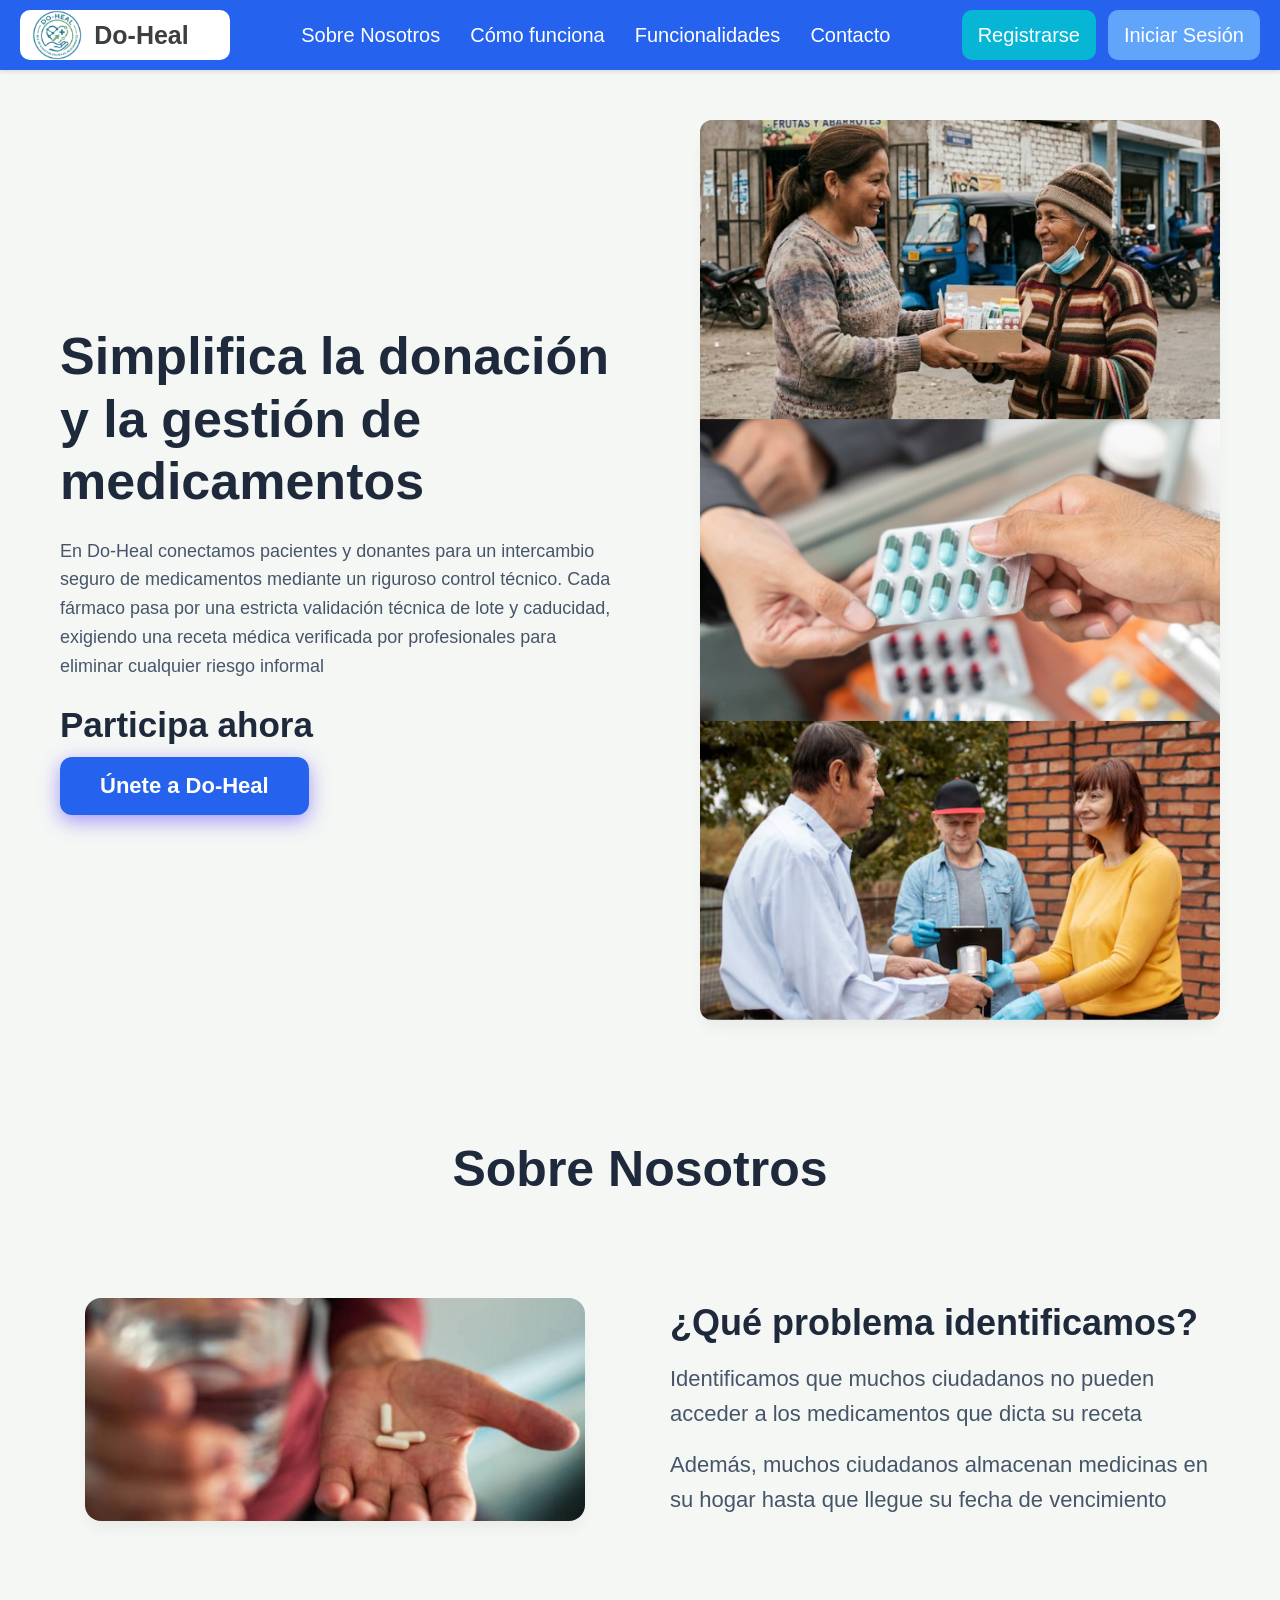
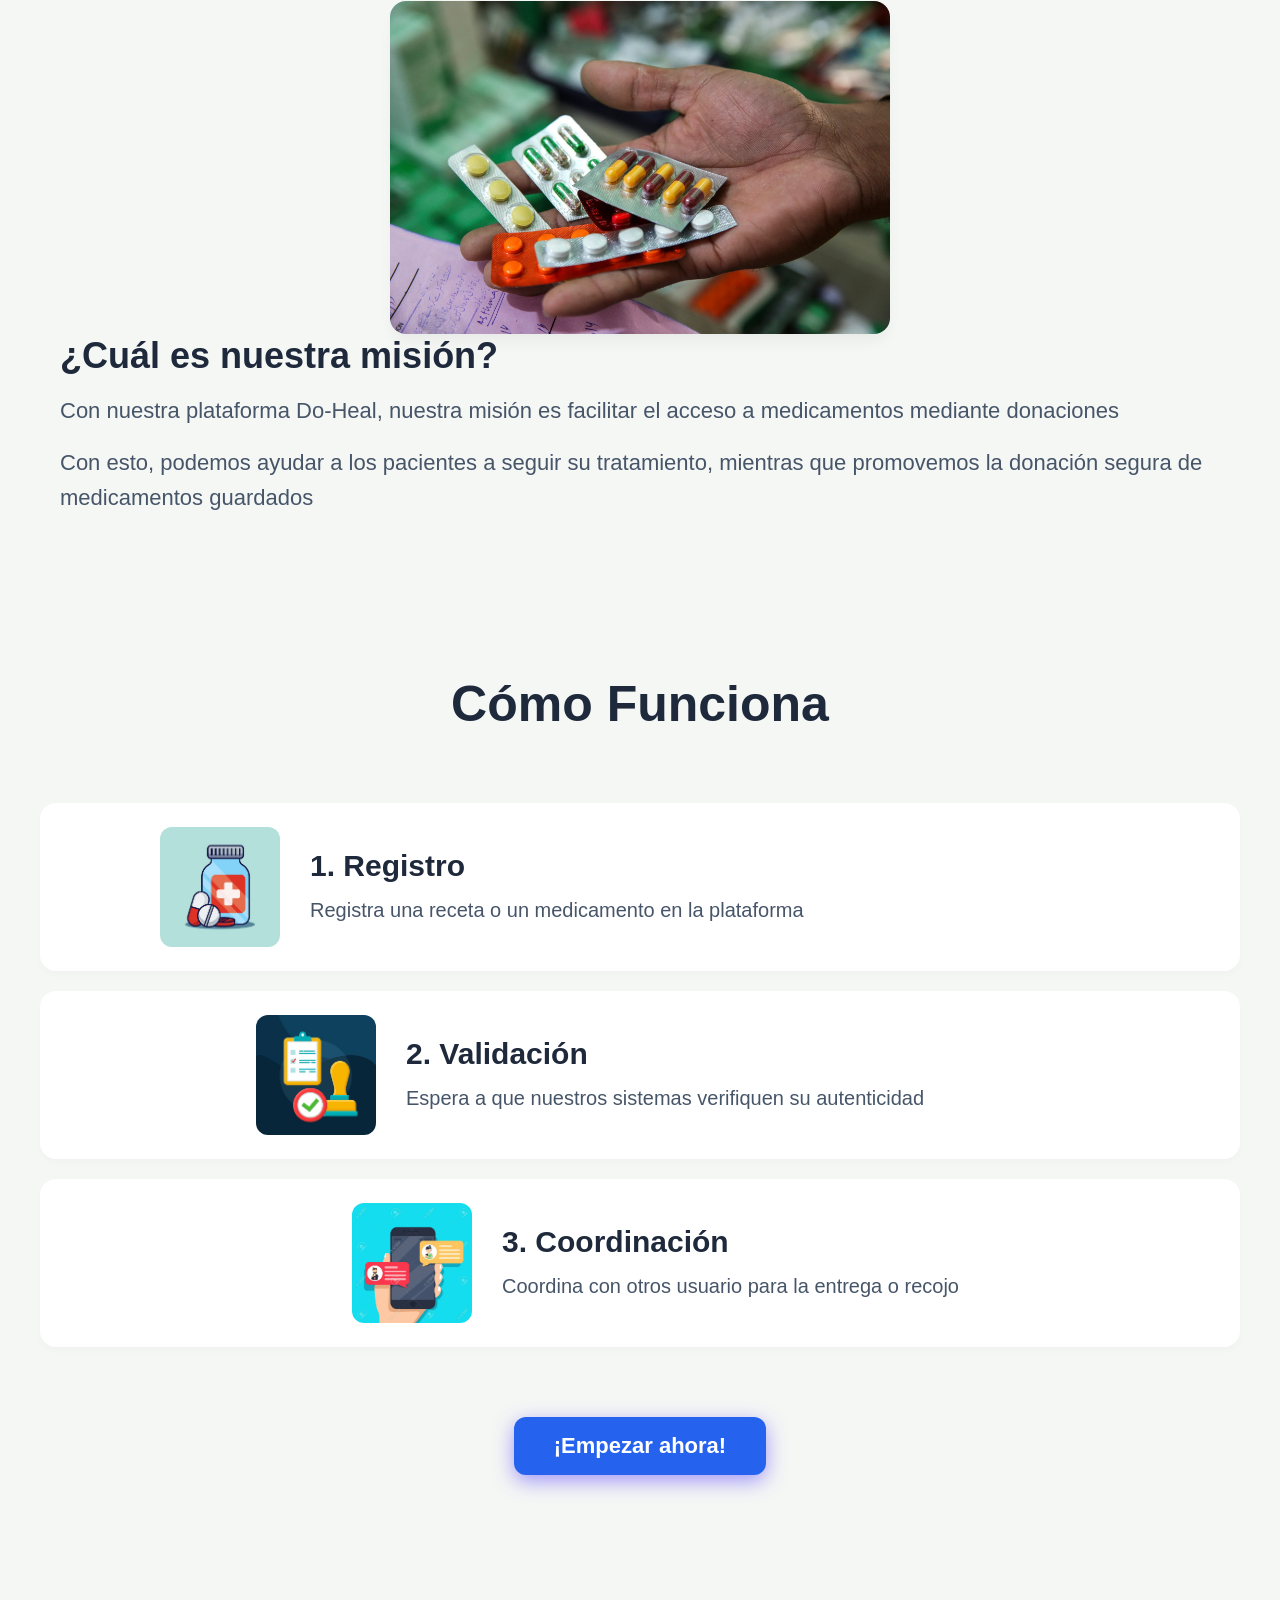
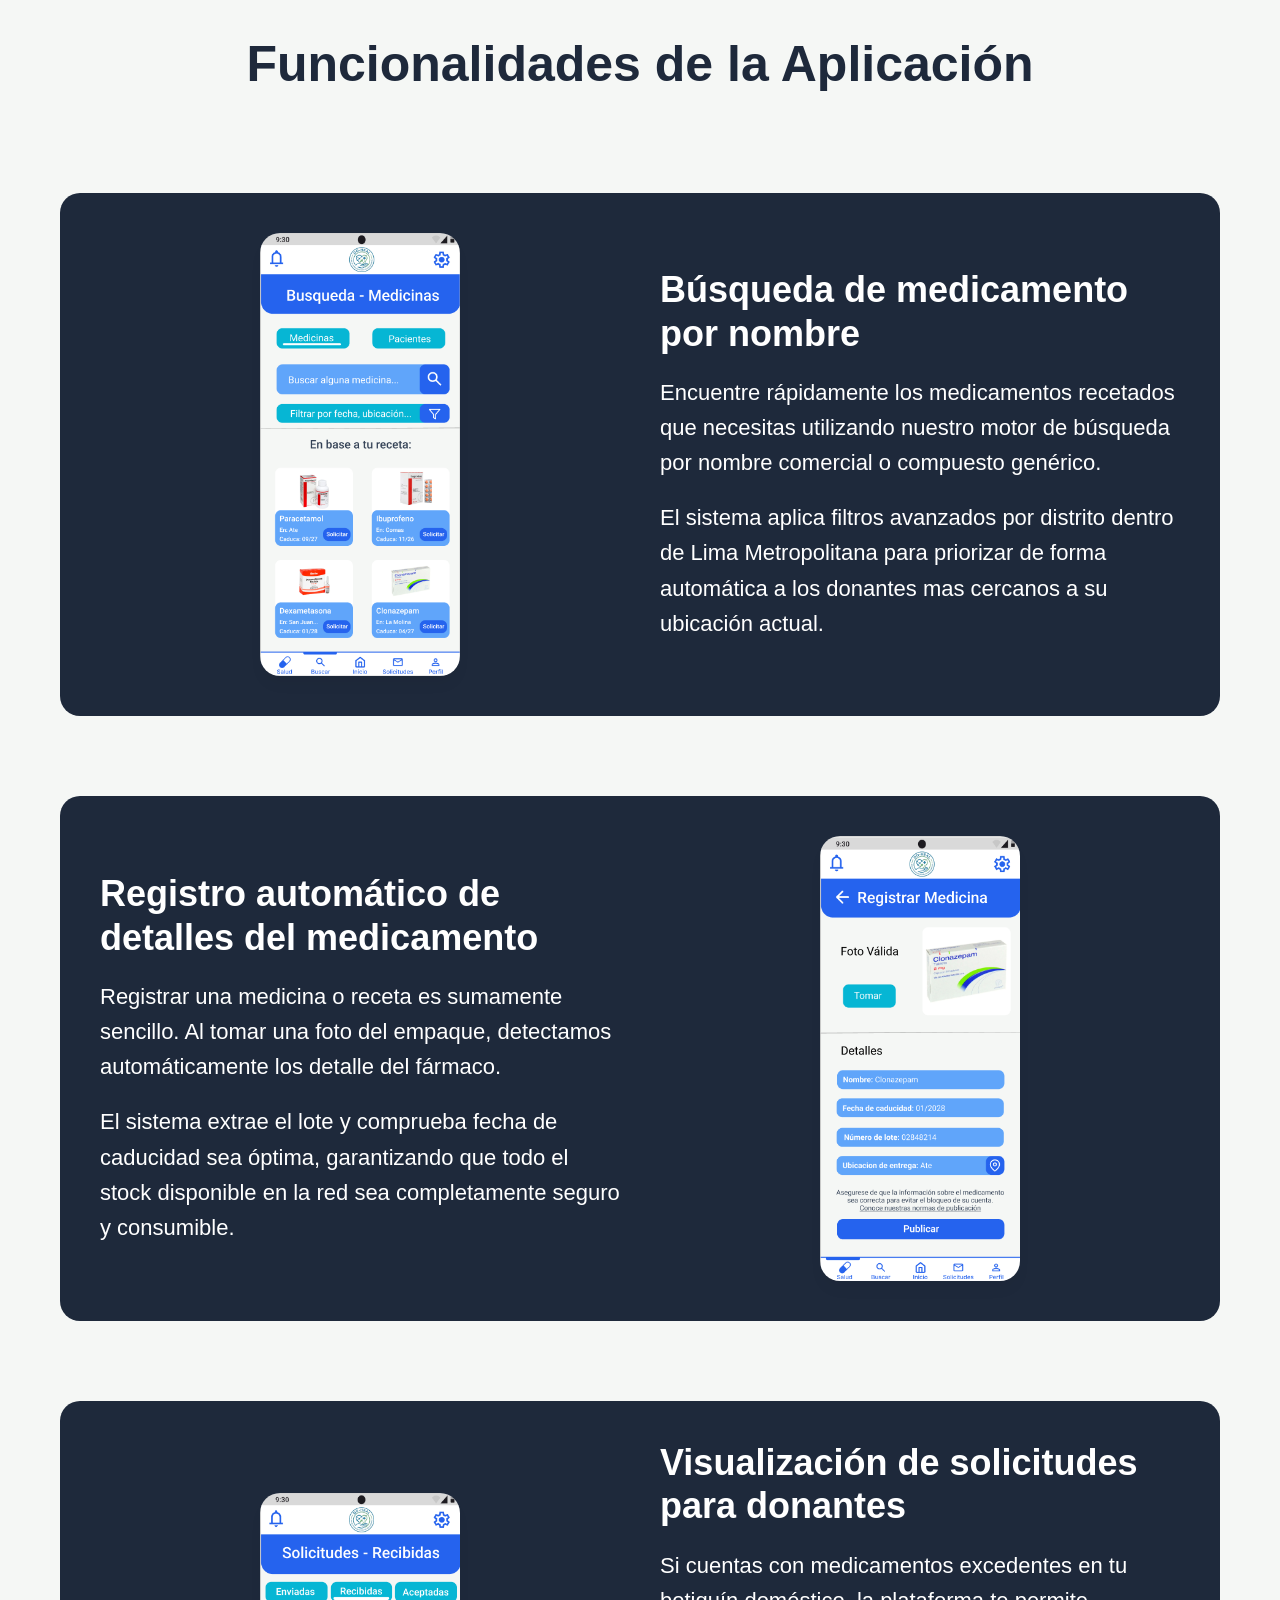
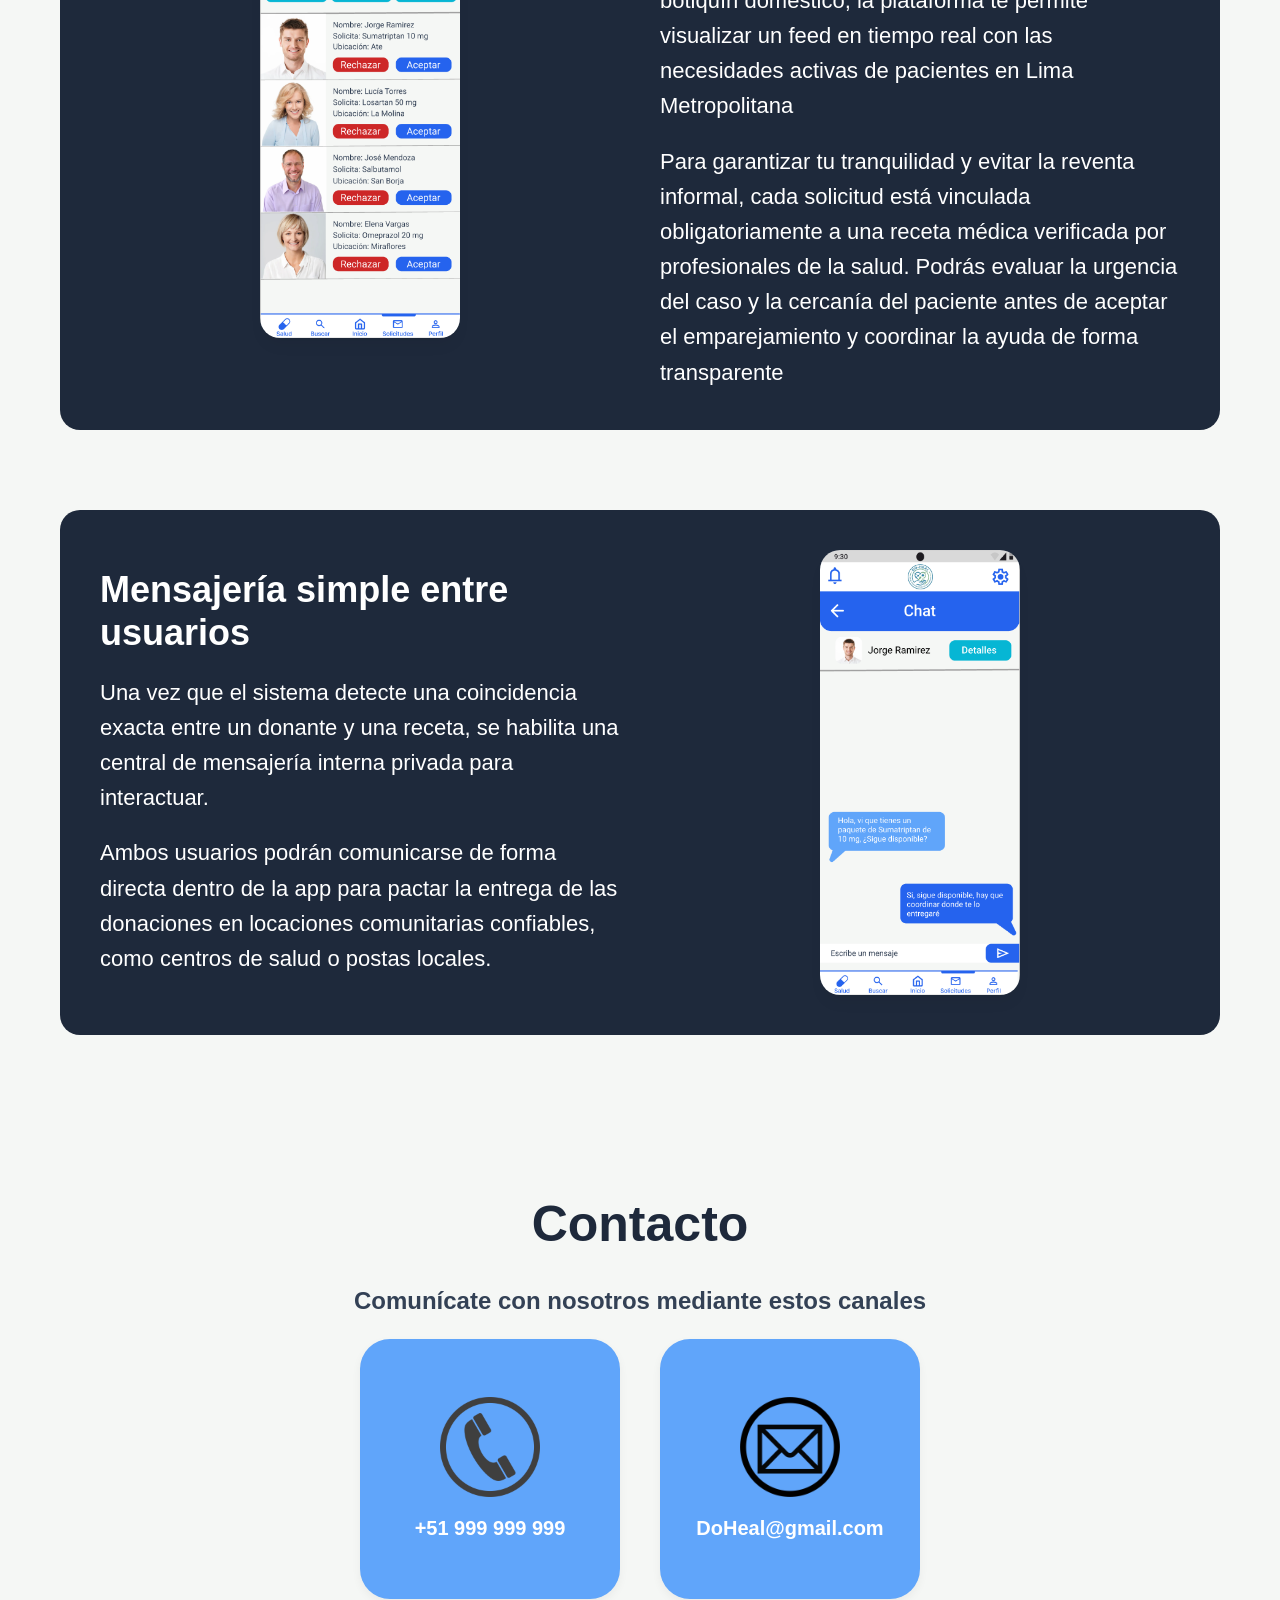
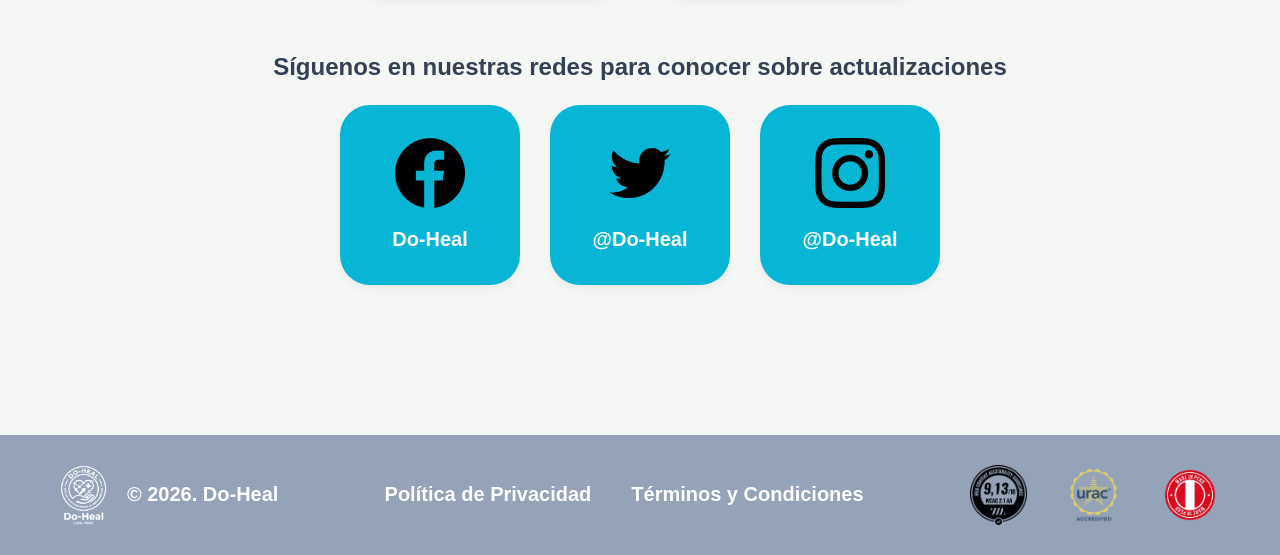
<file: Landing Page/Estructuras/index.html>
<!DOCTYPE html>
<html lang="es">
<head>
    <meta charset="UTF-8">
    <!--Es para que el ancho de la pantalla se adapte al tamaño del diapositivo(celular,tablet o pc)-->
    <meta name="viewport" content="width=device-width, initial-scale=1.0">
    <title>Do-Heal</title>
    <!--Es para vincular los estilos(el archivo css) con el archivo vista(el esqueleto html)-->
    <link rel="stylesheet" href="../Estilos/estiloBasicoDoHeal.css">
</head>
<body>
    <header class="Barra-superior"> <!--Este es el contenedor principal de la cabecera donde va to lo que va en la barra de arriba azul-->
        <div class="Logo-con-Nombre"><!--Esto agrupa la imagen del logo con el texto de doheal-->
            <img src="../Recursos/Imagenes/logo-doheal-cortado.png" alt="Logo Do-Heal" class="logo-imagen"> <!--esto sirve pa poner una imagen
                                                                                                                src es la ruta donde ta la
                                                                                                                imagen
                                                                                                                alt es el texto alternativo
                                                                                                                por si la imagen no carga-->
            <span class="Nombre-de-Startup">Do-Heal</span><!--es un contenedor de línea para textos pequeños-->
        </div>

        <nav class="botones-centrales"><!--Este es el bloque de navegacion que tiene todas las secciones-->
            <a href="#SobreNosotros" class="enlace-menu">Sobre Nosotros</a><!--el a href es un hipervínculo o enlace, sirpe pa redirigir
                                                                                al usuario a otra seccion de la pag web o a una web
                                                                                externa al hacerle clic-->
            <a href="#ComoFunciona" class="enlace-menu">Cómo funciona</a>
            <a href="#Funcionalidades" class="enlace-menu">Funcionalidades</a>
            <a href="#Contacto" class="enlace-menu">Contacto</a>
        </nav>

        <div class="botones-derechos"><!--Este es el contenedor de la parte derecha de la barra azul pa los botones-->
            <button class="btn-nav btn-primario">Registrarse</button><!--es un boton interactivo sirve pa que el usuario realice una
                                                                        accion inmediata como abrir un formulario o abrir una ventana-->
            <button class="btn-nav btn-secundario">Iniciar Sesión</button>            
        </div>
            
    </header>

    <main class="Contenido-principal">

        <section class="Seccion-de-Bienvenida"><!--en esta seccion dividimos la pantalla en dos pa que acomodar bien to-->

            <div class="Seccion-de-la-izquierda">
                <h1 class="Titulo-de-la-seccion">Simplifica la donación y la gestión de medicamentos</h1><!--el h1 es el titulo principal
                                                                                                            y de mayor jerarquia de la
                                                                                                            pagina
                                                                                                            Solo debe haber uno por archivo-->

                <p class="Descripcion"><!--el p es una etiqueta de parrafo, sirve pa colocar bloques de texto descriptivos o
                                            informacion estandar-->
                    En Do-Heal conectamos pacientes y donantes para un intercambio seguro de medicamentos mediante un riguroso
                    control técnico. Cada fármaco pasa por una estricta validación técnica de lote y caducidad, exigiendo una
                    receta médica verificada por profesionales para eliminar cualquier riesgo informal                    
                </p>

                <div class="Seccion-de-abajo-izquierda">
                    <h2 class="Subtitulo">Participa ahora</h2><!--es un subtitulo de segundo nivel, sirve pa nombrar los titulos
                                                                    de cada seccion-->
                    <button id="Btn-Unete-Do-Heal" class="btn-unete">Únete a Do-Heal</button>
                </div>
            </div>

            <div class="Seccion-derecha">
                <img src="../Recursos/Imagenes/MedicamentosDonacion.png" alt="Donacion de medicamentos" class="Medicamentos-donados-imagen">
            </div>

        </section>

        <section id="SobreNosotros" class="Seccion-Sobre-Nosotros"><!--el id es un identificador unico que puede servir pa llamarlo 
                                                                    a otros lugares como arriba en la parte de #SobreNosotros en 
                                                                    este caso seria (#"id")para llamarlo esto hace que cuando de
                                                                    click en sobrenosotros automaticamente me mande pa la seccion
                                                                    sobrenosotros porque lo llamo con el id arriba-->

            <h2 class="Titulo-Sobre-Nosotros">Sobre Nosotros</h2>

            <div class="Bloque-SobreNosotros">
                <div class="Imagenes-SobreNosotros">
                    <img src="../Recursos/Imagenes/Falta-de-Medicamento.jpeg" alt="Identificación del problema" class="SobreNosotros-Imagen">
                </div>
                <div class="Bloque-Texto-SobreNosotros">
                    <h3 class="Subtitulo-SobreNosotros">¿Qué problema identificamos?</h3>
                    <p class="Texto-SobreNosotros">
                        Identificamos que muchos ciudadanos no pueden acceder a los medicamentos
                        que dicta su receta
                    </p>
                    <p class="Texto-SobreNosotros">
                        Además, muchos ciudadanos almacenan medicinas en su hogar hasta que llegue
                        su fecha de vencimiento
                    </p>                    
                </div>    
            </div>

            <div class="Fila-SobreNosotros-Invertido">
                <div class="Imagenes-SobreNosotros">
                    <img src="../Recursos/Imagenes/Medicamentos-Entregados.webp" alt="Mision Do-Heal" class="SobreNosotros-Imagen">
                </div>    
                <div class="Bloque-Texto-SobreNosotros">
                    <h3 class="Subtitulo-SobreNosotros">¿Cuál es nuestra misión?</h3>
                    <p class="Texto-SobreNosotros">
                        Con nuestra plataforma Do-Heal, nuestra misión es facilitar el acceso
                        a medicamentos mediante donaciones
                    </p>
                    <p class="Texto-SobreNosotros">
                        Con esto, podemos ayudar a los pacientes a seguir su tratamiento, mientras
                        que promovemos la donación segura de medicamentos guardados
                    </p>
                </div>            
                
            </div>
            
        </section>   

        <section id="ComoFunciona" class="Seccion-Como-Funciona">

            <h2 class="Titulo-Como-Funciona">Cómo Funciona</h2>

            <div class="Bloques-de-ComoFunciona">

                <div class="Bloque-ComoFunciona Registro-Escalon1">
                    <div class="Imagenes-ComoFunciona">
                        <img src="../Recursos/Imagenes/Dibujo-De-Medicina.jpg" alt="Escalon1" class="ComoFunciona-Imagen">   
                    </div>
                    <div class="Bloque-TextoComoFunciona">
                        <h3 class="Subtitulo-ComoFunciona">1. Registro</h3>
                        <p class="Descripcion-ComoFunciona">
                            Registra una receta o un medicamento en la plataforma                            
                        </p>
                    </div>
                </div>
                
                <div class="Bloque-ComoFunciona Validación-Escalon2">
                    <div class="Imagenes-ComoFunciona">
                        <img src="../Recursos/Imagenes/Dibujo-Validacion.jpg" alt="Escalon2" class="ComoFunciona-Imagen">   
                    </div>
                    <div class="Bloque-TextoComoFunciona">
                        <h3 class="Subtitulo-ComoFunciona">2. Validación</h3>
                        <p class="Descripcion-ComoFunciona">
                            Espera a que nuestros sistemas verifiquen su autenticidad
                        </p>
                    </div>
                </div>

                <div class="Bloque-ComoFunciona Coordinacion-Escalon3">
                    <div class="Imagenes-ComoFunciona">
                        <img src="../Recursos/Imagenes/Dibujo-Coordinacion.jpg" alt="Escalon3" class="ComoFunciona-Imagen">   
                    </div>
                    <div class="Bloque-TextoComoFunciona">
                        <h3 class="Subtitulo-ComoFunciona">3. Coordinación</h3>
                        <p class="Descripcion-ComoFunciona">
                            Coordina con otros usuario para la entrega o recojo
                        </p>
                    </div>
                </div>

            </div>

            <div class="Boton-ComoFunciona">
                <button id="Btn-Empezar-Ahora" class="btn-unete">¡Empezar ahora!</button>
            </div>

        </section>

        <section id="Funcionalidades" class="Seccion-Funcionalidades">
            <h2 class="Titulo-Funcionalidades">Funcionalidades de la Aplicación</h2>

            <div class="Bloque-Funcionalidades">
                <div class="Imagenes-Funcionalidades">
                    <img src="../Recursos/Imagenes/Busqueda-DoHeal.png" alt="Sistema de Busqueda" class="Funcionalidades-Imagen">
                </div>
                <div class="Bloque-Texto-Funcionalidades">
                    <h3 class="Subtitulo-Funcionalidades">Búsqueda de medicamento por nombre</h3>
                    <p class="Texto-Funcionalidades">
                        Encuentre rápidamente los medicamentos recetados que necesitas utilizando nuestro
                        motor de búsqueda por nombre comercial o compuesto genérico.
                    </p>
                    <p class="Texto-Funcionalidades">
                        El sistema aplica filtros avanzados por distrito dentro de Lima Metropolitana para
                        priorizar de forma automática a los donantes mas cercanos a su ubicación actual.
                    </p>
                </div>
            </div>

            <div class="Bloque-Funcionalidades-Invertido">
                <div class="Imagenes-Funcionalidades">
                    <img src="../Recursos/Imagenes/Validacion-DoHeal.png" alt="Modulo de Escaneo" class="Funcionalidades-Imagen">
                </div>
                <div class="Bloque-Texto-Funcionalidades">
                    <h3 class="Subtitulo-Funcionalidades">Registro automático de detalles del medicamento</h3>
                    <p class="Texto-Funcionalidades">
                        Registrar una medicina o receta es sumamente sencillo. Al tomar una foto del 
                        empaque, detectamos automáticamente los detalle del fármaco.
                    </p>
                    <p class="Texto-Funcionalidades">
                        El sistema extrae el lote y comprueba fecha de caducidad sea óptima, garantizando
                        que todo el stock disponible en la red sea completamente seguro y consumible.
                    </p>
                </div>
            </div>

            <div class="Bloque-Funcionalidades">
                <div class="Imagenes-Funcionalidades">
                    <img src="../Recursos/Imagenes/Solicitudes-DoHeal.png" alt="Solicitudes para donantes" class="Funcionalidades-Imagen">
                </div>
                <div class="Bloque-Texto-Funcionalidades">
                    <h3 class="Subtitulo-Funcionalidades">Visualización de solicitudes para donantes</h3>
                    <p class="Texto-Funcionalidades">
                        Si cuentas con medicamentos excedentes en tu botiquín doméstico, la plataforma
                        te permite visualizar un feed en tiempo real con las necesidades activas de
                        pacientes en Lima Metropolitana
                    </p>
                    <p class="Texto-Funcionalidades">
                        Para garantizar tu tranquilidad y evitar la reventa informal, cada solicitud
                        está vinculada obligatoriamente a una receta médica verificada por profesionales
                        de la salud. Podrás evaluar la urgencia del caso y la cercanía del paciente antes
                        de aceptar el emparejamiento y coordinar la ayuda de forma transparente
                    </p>
                </div>
            </div>

            <div class="Bloque-Funcionalidades-Invertido">
                <div class="Imagenes-Funcionalidades">
                    <img src="../Recursos/Imagenes/Mensajeria-DoHeal.png" alt="Coordinación y Mensajería" class="Funcionalidades-Imagen">
                </div>
                <div class="Bloque-Texto-Funcionalidades">
                    <h3 class="Subtitulo-Funcionalidades">Mensajería simple entre usuarios</h3>
                    <p class="Texto-Funcionalidades">
                        Una vez que el sistema detecte una coincidencia exacta entre un donante y una
                        receta, se habilita una central de mensajería interna privada para interactuar.
                    </p>
                    <p class="Texto-Funcionalidades">
                        Ambos usuarios podrán comunicarse de forma directa dentro de la app para pactar
                        la entrega de las donaciones en locaciones comunitarias confiables, como centros
                        de salud o postas locales.
                    </p>
                </div>
            </div>

        </section>
        


        <section id="Contacto" class="Seccion-Contacto">
            <h2 class="Titulo-Contacto">Contacto</h2>
            <p class="Texto-Informativo-Contacto">
                Comunícate con nosotros mediante estos canales
            </p>
            <div class="Bloque-Canales">
                <div class="Cuadro-Canales Cuadro-Azul">
                    <img src="../Recursos/Imagenes/Icono-Telefono.png" alt="Telefono" class="Icono-Contacto">
                    <span class="Texto-Contacto">+51 999 999 999</span>
                </div>
                <div class="Cuadro-Canales Cuadro-Azul">
                    <img src="../Recursos/Imagenes/Icono-Correo.png" alt="Correo" class="Icono-Contacto">
                    <span class="Texto-Contacto">DoHeal@gmail.com</span>
                </div>
            </div>

            <p class ="Texto-Informativo-Contacto">
                Síguenos en nuestras redes para conocer sobre actualizaciones
            </p>
            <div class="Bloque-Redes-Sociales">
                <div class="Cuadro-Canales Cuadro-Celeste">
                    <img src="../Recursos/Imagenes/Icono-Facebook.png" alt="Facebook" class="Icono-Redes-Sociales">
                    <span class="Texto-Contacto">Do-Heal</span>
                </div>
                <div class="Cuadro-Canales Cuadro-Celeste">
                    <img src="../Recursos/Imagenes/Icono-Twitter.png" alt="Twitter" class="Icono-Redes-Sociales">
                    <span class="Texto-Contacto">@Do-Heal</span>
                </div>
                <div class="Cuadro-Canales Cuadro-Celeste">
                    <img src="../Recursos/Imagenes/Icono-Instagram.png" alt="Instagram" class="Icono-Redes-Sociales">
                    <span class="Texto-Contacto">@Do-Heal</span>
                </div>
            </div>

        </section>

        <div id="Modelo-IniciarSesion" class="Form-Fondo">
            <div class="Form-Contenido">
                <button id="Btn-CerrarIS" class="Btn-Cerrar-Formulario">&times;</button>

                <h2 class="Titulo-Formulario">Iniciar Sesión</h2>

                <form id="Form-IniciarSesion" class="Modelo-Formulario Activo">
                    <div class="Campo-Grupo">
                        <label for="LoginCorreo">Correo Electrónico</label>
                        <input type="email" id="LoginCorreo" name="ejemplo@dominio.com" required>
                    </div>
                    <div class="Campo-Grupo">
                        <label for="LoginPassword">Contraseña</label>
                        <input type="password" id="LoginPassword" name="**********" required>
                    </div>
                    <button type="submit" class="Btn-Form-Accion Btn-Azul">Ingresar al Sistema</button>
                </form>
            </div>
        </div>


        <div id="Modelo-Registrarse" class="Form-Fondo">
            <div class = "Form-Contenido">
                <button id ="Btn-CerrarRe" class="Btn-Cerrar-Formulario">&times;</button><!--el &times es un codigo especial en
                                                                                            html que renderiza físicamente el
                                                                                            simbolo de una X geometrica
                                                                                            ideal pa botones de cerrar-->

                <h2 class="Titulo-Formulario">Registrar Cuenta</h2>

                <form id="Form-Registrarse" class="Modelo-Formulario Activo">
                    <div class="Campo-Grupo">
                        <label for="RegistrarNombre">Nombres Completos</label>
                        <input type="text" id="RegistrarNombre" placeholder="Juan Perez" required>
                    </div>
                    <div class="Campo-Grupo">
                        <label for="RegistrarDNI">DNI (Documento de Identidad)</label>
                        <input type="text" 
                                id="RegistrarDNI" 
                                placeholder="12345678"
                                inputmode="numeric" 
                                maxlength="8"
                                required><!--el input type es el campo de entrada de datos, sirve pa que el usuario escriba su
                                            informacion como su nombre o contraseña dentro del formulario-->
                        <span id="ErrorDni" class="Mensaje-Error-DNI">El DNI debe contener exactamente 8 numeros</span>
                    </div>
                    <div class="Campo-Grupo">
                        <label for="RegistrarCorreo">Correo Electrónico</label><!--etiqueta de texto vinculada a un input
                                                                                    el for conecta con la id del input
                                                                                    para que si el usuario hace clic en el texto
                                                                                    el cursor salte al campo-->
                        <input type="email" id="RegistrarCorreo" placeholder="ejemplo@dominio.com" required>
                    </div>
                    <div class="Campo-Grupo">
                        <label for="RegistrarPassword">Contraseña</label>
                        <input type="password" id="RegistrarPassword" placeholder="Crea una contraseña" required>
                    </div>
                    <button type="submit" class="Btn-Form-Accion Btn-Celeste">Registrar Cuenta</button>
                </form>
            </div>
        </div>



    </main>     

    <footer class="Pie-Pagina-Gris"><!--es el pie de pagina, se coloca al final de la pagina-->

        <div class="Footer-Izquierda">
            <img src="../Recursos/Imagenes/logo-doheal-blanco.png" alt="Logo-Do-Heal-Footer" class="Footer-Logo"> 
            <span class="Footer-Nombre-de-Startup">© 2026. Do-Heal</span>
        </div>

        <div class="Footer-Centro">
            <a href="#" class="Enlace-Footer">Política de Privacidad</a>
            <a href="#" class="Enlace-Footer">Términos y Condiciones</a>            
        </div>           

        <div class="Footer-Derecha">
            <img src="../Recursos/Imagenes/Certificado-WCAG.png" alt="Certificacion WCAG" class="Footer-Logo">
            <img src="../Recursos/Imagenes/Certificado-URAC.png" alt="Certificacion URAC" class="Footer-Logo">
            <img src="../Recursos/Imagenes/Sello-Peru.png" alt="Sello De Peru" class="Footer-Logo">
        </div>

        
    </footer>
    <!-- Aqui vinculamos con el script de java que tenemos en la carpeta-->
    <script src="../Scripts/scriptLandingPage.js"></script>

</body>

</html>
</file>
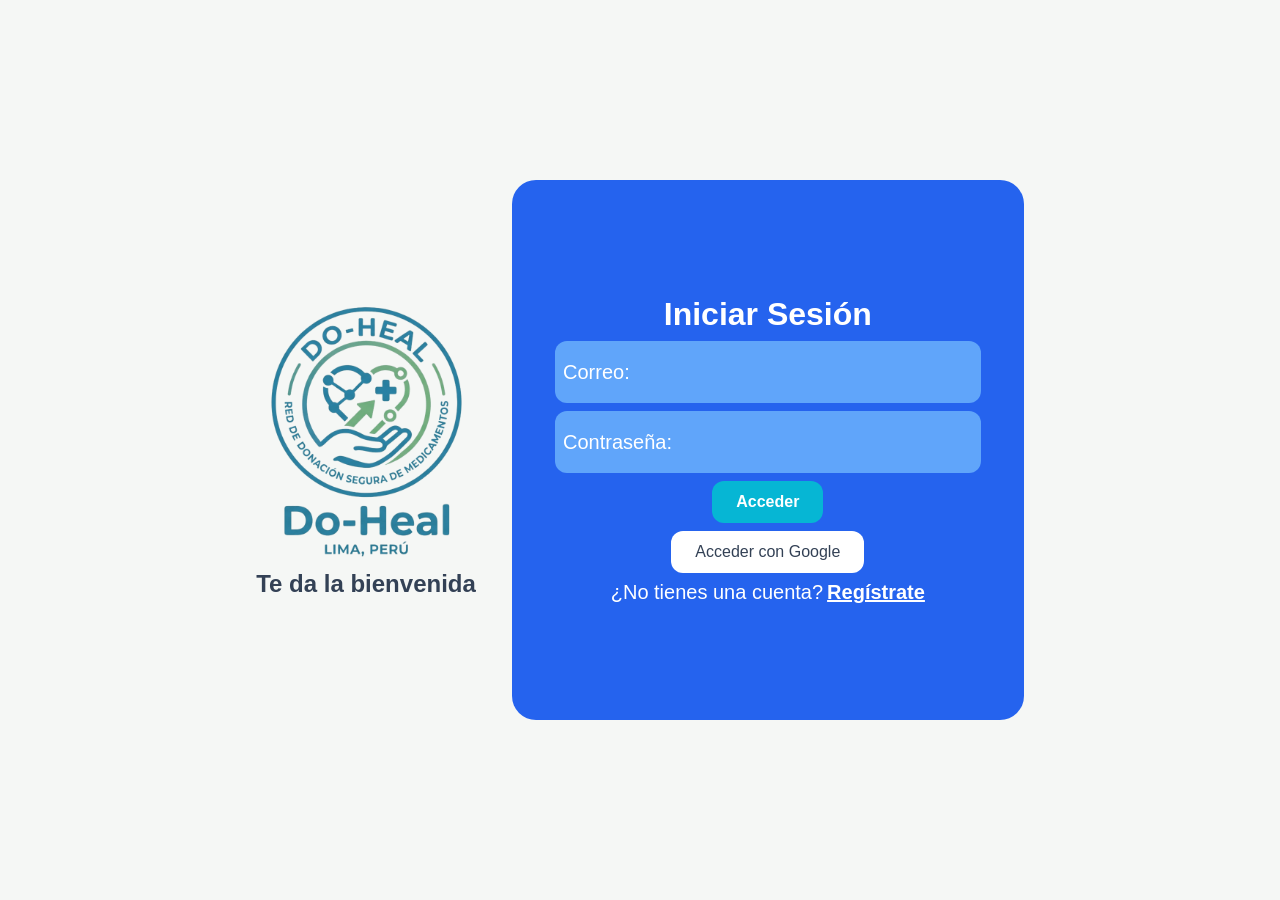
<file: Landing Page/Estructuras/vistaLogin.html>
<!DOCTYPE html>
<html lang="es">
<head>
    <!--NOTA: este documento esta obsoleto-->
    <meta charset="UTF-8">
    <meta name="viewport" content="width=device-width, initial-scale=1.0">
    <title>Login Do-Heal</title>
    <link rel="stylesheet" href="../Estilos/estiloLoginDoHeal.css">
    <link rel="stylesheet" href="../Estilos/estiloComplementoDoHeal.css">
</head>
<body>
    <section class="login-seccion">


    <!--demostracion de pantalla login-->
    <div class="Pantalla-entera" style="gap: 36px">
    <div style="display: flex; flex-direction: column; align-items: center; justify-content: center; gap: 12px;">
        <img src="../Recursos/Imagenes/logo-doheal.png" alt="Logo Do-Heal" width="200">
        <h2>Te da la bienvenida</h2>
    </div>
    
    
    <div class="Login-contenedor">
        <h1>Iniciar Sesión</h1>
        <div class='Login-formulario'>
            <label>Correo:</label>
            <input type="email" name="username"><br><br>
        </div>
        <div class='Login-formulario'>
            <label>Contraseña:</label>
            <input type="password" name="password"><br><br>
        </div>
            <button type="submit" style="background: #06B6D4; font-weight: bold;">Acceder</button>
            <button type="button" style="background:#ffffff; color:#334155;">Acceder con Google</button>
            <div style="display: flex; flex-direction: row; align-items: center; justify-content: center; gap: 4px;">
                <span>¿No tienes una cuenta?</span>
                <a href="#" style="font-weight: bold; color:#ffffff;">Regístrate</a>
            </div>
        
    </div>
    </div>

    </section>
</body>
</html>
</file>
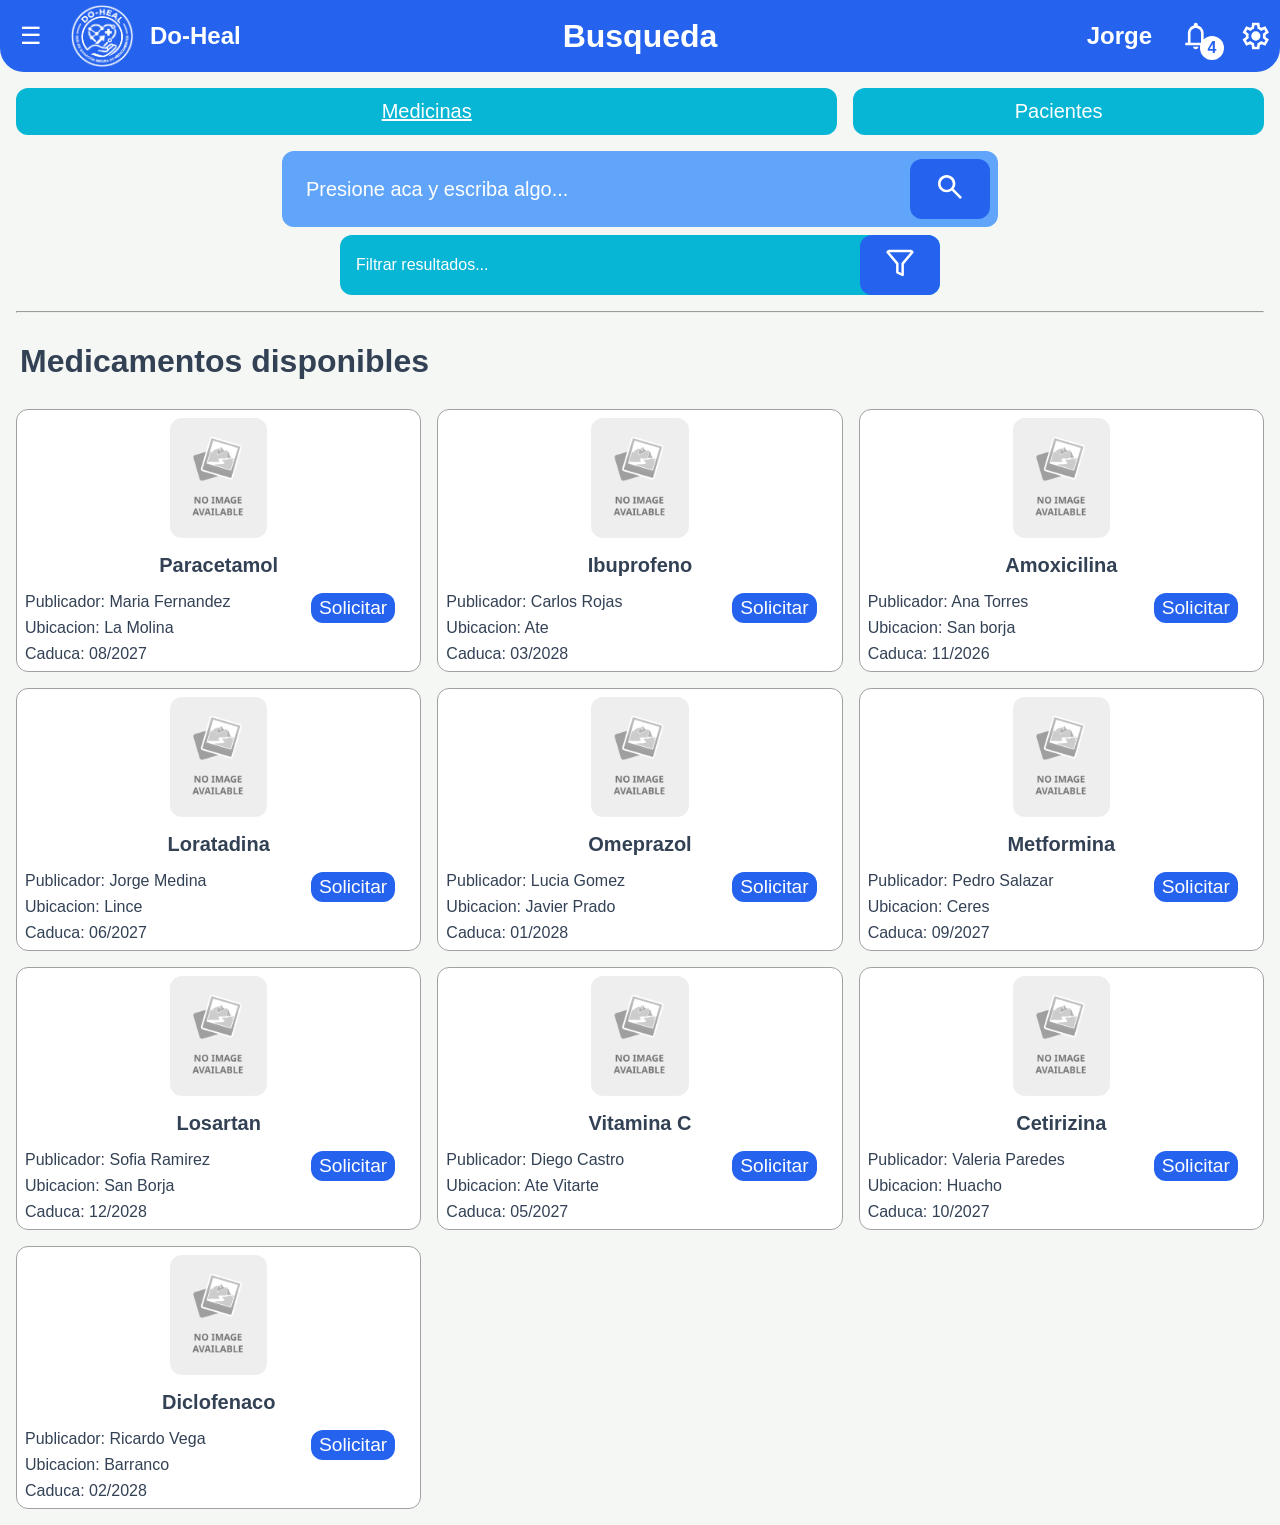
<file: Landing Page/Estructuras/vistaPlataformaBusqueda.html>
<!DOCTYPE html>
<html lang="es">
<head>
    <meta charset="UTF-8">
    <meta name="viewport" content="width=device-width, initial-scale=1.0">
    <title>Busqueda | Do-Heal</title>
    <link rel="stylesheet" href="../Estilos/estiloComplementoDoHeal.css">
    <link rel="stylesheet" href="../Estilos/estiloPlataformaDoHeal.css">
    <link rel="icon" href="../../favicon.ico">
    <script src="../Scripts/scriptPlataforma.js"></script>
    <script src="../Scripts/scriptPlataformaVistas.js"></script>
    <script src="../Scripts/scriptListadoElementos.js"></script>
</head>

<body>
    <header class="header-plataforma">
        <div class="elementos-header-plataforma">
            
            <div class="izquierda">
                <button class="hamburguesa" id="boton-menu" onclick="abreMenuHamburguesa('menu-opciones', 'boton-menu')">
                ☰
                </button>
                <div id="logo-doheal">
                <img src="../Recursos/Imagenes/logo-doheal-blanco-cortado.png" style="width: 4rem; height: auto;">
                <h2>Do-Heal</h2>
                </div>
                
            </div>
            <div class="centrado">
                <h1>Busqueda</h1>
            </div>
            <div class="derecha">
                <h2>Jorge</h2>
                <button class="hamburguesa" id="boton-notificaciones" onclick="abreMenuHamburguesa('menu-notificaciones','boton-notificaciones')">
                    <img src="../Recursos/Iconos/campana.svg" style="width: 2rem; height: auto;">
                    <span class="notificacion-contador">4</span>
                </button>
                
                <img src="../Recursos/Iconos/engranaje.svg" style="width: 2rem; height: auto;">
            </div>
        </div>
        

        <nav id="menu-opciones">
            <a href="../Estructuras/vistaPlataformaInicio.html">
                <img src="../Recursos/Iconos/casa.svg" class="icono">
                Inicio
            </a>
            <a href="../Estructuras/vistaPlataformaSalud.html">
                <img src="../Recursos/Iconos/pildora.svg" class="icono">
                Salud
            </a>
            <a href="../Estructuras/vistaPlataformaBusqueda.html">
                <img src="../Recursos/Iconos/lupa.svg" class="icono">
                Buscar
            </a>
            <a href="../Estructuras/vistaPlataformaSolicitudes.html">
                <img src="../Recursos/Iconos/correo.svg" class="icono">
                Solicitudes
            </a>
            <a href="../Estructuras/vistaPlataformaPerfil.html">
                <img src="../Recursos/Iconos/usuario.svg" class="icono">
                Perfil
            </a>
        </nav>

        <nav id="menu-notificaciones">
            <div class="notificacion" id="bandeja-notificaciones">

                <template id="plantilla-notificaciones">
                    <div class="notificacion-elemento">
                    <button class="emergente-cerrar">&times;</button>
                    <div>
                        <img data-i="imagen" src="../Recursos/Imagenes/logo-doheal-cortado.png" class="icono">
                    </div>
                    
                    <div class="notificacion-contenido">
                        <h3 data-i="titulo" class="sin-titulo">Titulo</h3>
                        <p data-i="contenido" class="sin-titulo">Lorem ipsum dolor sit amet consectetur adipisicing elit. impedit?</p>
                        
                    </div>
                    
                </div>
                </template>
                <script>mostrarLista(notificaciones, 'plantilla-notificaciones', 'bandeja-notificaciones')</script>
            </div>
        </nav>
        
        </header>
        
    <section class="seccion-plataforma">
        <div class="division-vistas ordenar-horizontal">
            <button id="boton-vista-medicina" onclick="cambiarVista('vista-medicina','boton-vista-medicina')">Medicinas</button>
            <button id="boton-vista-pacientes" onclick="cambiarVista('vista-pacientes','boton-vista-pacientes')">Pacientes</button>
        </div>
        <div class="barra-busqueda">
            <input type="text" placeholder="Presione aca y escriba algo..." />
            <button><img class="icono" src="../Recursos/Iconos/lupa.svg"></button>
        </div>
        <div class="barra-filtros">
            <input type="text" placeholder="Filtrar resultados..." />
            <button><img class="icono" src="../Recursos/Iconos/filtro.svg"></button>
        </div>
        <!--------------------------------------------------->
        <section class="vista seccion-interna" id="vista-medicina">
            <hr>
            <div class="contenedor-horizontal">
            <h1 class="espaciado">Medicamentos disponibles</h1>
            </div>
            <div class="contenedor-plataforma cuadricula" id="contenedor-busqueda-medicinas">
                <template id="plantilla-busqueda-medicinas">
                <div class="elemento-cuadricula">
                    <img data-i="imagen" class="elemento-img" src="../Recursos/Imagenes/logo-doheal.png">
                    <h3 data-i="nombreMedicamento" class="elemento-titulo">Medicina</h3>
                        <div class="elemento-texto">
                            <p data-i="publicador">Publicador</p>
                            <p data-i="ubicacion">Lugar</p>
                            <p data-i="caduca">Caduca</p>
                        </div>
                        <div class="elemento-accion">
                            <button>Solicitar</button>
                        </div>
                    
                </div>
                </template>
                <script>mostrarLista(busquedaMedicinas, 'plantilla-busqueda-medicinas', 'contenedor-busqueda-medicinas')</script>
            </div>
        </section>
        <!--------------------------------------------------->
        <section class="vista seccion-interna" id="vista-pacientes">
            <hr>
            <div class="contenedor-horizontal">
            <h1 class="espaciado">Pacientes que necesitan medicinas</h1>
            </div>
            <div class="contenedor-plataforma listado" id="contenedor-busqueda-pacientes">
                <template id="plantilla-busqueda-pacientes">
                <div class="elemento-listado">
                    <img data-i="imagen" class="elemento-img" src="../Recursos/Imagenes/logo-doheal.png">
                    <div class="elemento-texto">
                    <h3 data-i="nombre" class="elemento-titulo">Nombre</h3>
                    <p data-i="ubicacion">Lugar</p>
                    <p data-i="solicita">Medicamento</p>
                    <p data-i="diagnostico">Diagnostico</p>
                    </div>
                    <div class="elemento-accion">
                        <button>Contactar</button>
                    </div>
                </div>
                </template>
                <script>mostrarLista(busquedaPacientes, 'plantilla-busqueda-pacientes', 'contenedor-busqueda-pacientes')</script>
            </div>
        </section>

    </section>


    <script>
        const parametrosLink = new URLSearchParams(window.location.search);
        const vista = parametrosLink.get("vista")
        if (vista == "pacientes"){
            cambiarVista('vista-pacientes','boton-vista-pacientes')
        }
        else{
            cambiarVista('vista-medicina','boton-vista-medicina')
        }
    </script>
</body>

</html>
</file>
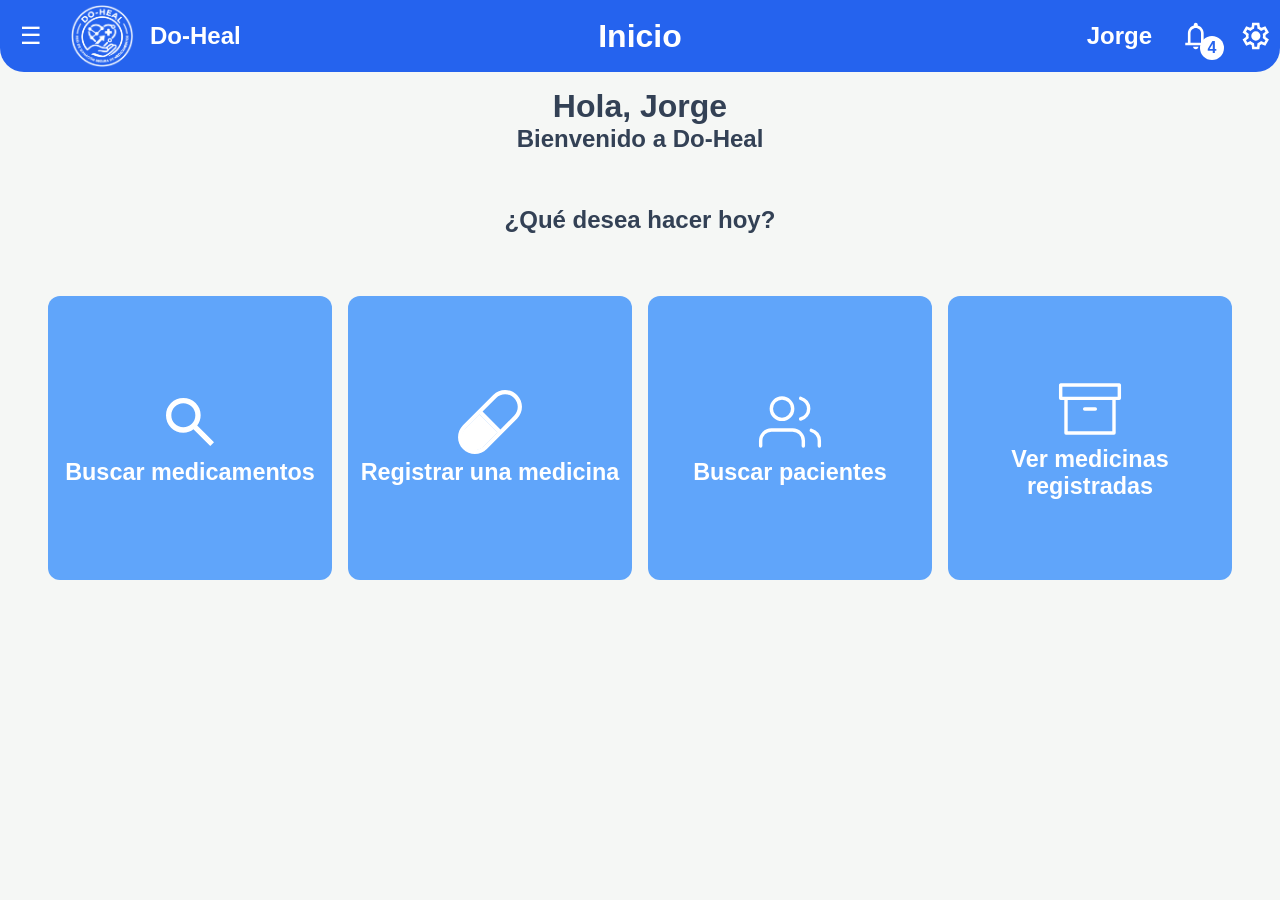
<file: Landing Page/Estructuras/vistaPlataformaInicio.html>
<!DOCTYPE html>
<html lang="es">
<head>
    <meta charset="UTF-8">
    <meta name="viewport" content="width=device-width, initial-scale=1.0">
    <title>Inicio | Do-Heal</title>
    <link rel="stylesheet" href="../Estilos/estiloComplementoDoHeal.css">
    <link rel="stylesheet" href="../Estilos/estiloPlataformaDoHeal.css">
    <link rel="icon" href="../../favicon.ico">
    <script src="../Scripts/scriptPlataforma.js"></script>
    <script src="../Scripts/scriptListadoElementos.js"></script>
</head>

<body>
    <header class="header-plataforma">
        <div class="elementos-header-plataforma">
            
            <div class="izquierda">
                <button class="hamburguesa" id="boton-menu" onclick="abreMenuHamburguesa('menu-opciones', 'boton-menu')">
                ☰
                </button>
                <div id="logo-doheal">
                <img src="../Recursos/Imagenes/logo-doheal-blanco-cortado.png" style="width: 4rem; height: auto;">
                <h2>Do-Heal</h2>
                </div>
                
            </div>
            <div class="centrado">
                <h1>Inicio</h1>
            </div>
            <div class="derecha">
                <h2>Jorge</h2>
                <button class="hamburguesa" id="boton-notificaciones" onclick="abreMenuHamburguesa('menu-notificaciones','boton-notificaciones')">
                    <img src="../Recursos/Iconos/campana.svg" style="width: 2rem; height: auto;">
                    <span class="notificacion-contador">4</span>
                </button>
                
                <img src="../Recursos/Iconos/engranaje.svg" style="width: 2rem; height: auto;">
            </div>
        </div>
        

        <nav id="menu-opciones">
            <a href="../Estructuras/vistaPlataformaInicio.html">
                <img src="../Recursos/Iconos/casa.svg" class="icono">
                Inicio
            </a>
            <a href="../Estructuras/vistaPlataformaSalud.html">
                <img src="../Recursos/Iconos/pildora.svg" class="icono">
                Salud
            </a>
            <a href="../Estructuras/vistaPlataformaBusqueda.html">
                <img src="../Recursos/Iconos/lupa.svg" class="icono">
                Buscar
            </a>
            <a href="../Estructuras/vistaPlataformaSolicitudes.html">
                <img src="../Recursos/Iconos/correo.svg" class="icono">
                Solicitudes
            </a>
            <a href="../Estructuras/vistaPlataformaPerfil.html">
                <img src="../Recursos/Iconos/usuario.svg" class="icono">
                Perfil
            </a>
        </nav>

        <nav id="menu-notificaciones">
            <div class="notificacion" id="bandeja-notificaciones">

                <template id="plantilla-notificaciones">
                    <div class="notificacion-elemento">
                    <button class="emergente-cerrar">&times;</button>
                    <div>
                        <img data-i="imagen" src="../Recursos/Imagenes/logo-doheal-cortado.png" class="icono">
                        
                    </div>
                    
                    <div class="notificacion-contenido">
                        <h3 data-i="titulo" class="sin-titulo">Titulo</h3>
                        <p data-i="contenido" class="sin-titulo">Lorem ipsum dolor sit amet consectetur adipisicing elit. impedit?</p>
                        
                    </div>
                    
                </div>
                </template>
                <script>mostrarLista(notificaciones, 'plantilla-notificaciones', 'bandeja-notificaciones')</script>
            </div>
        </nav>
        
        </header>

    <section class="seccion-plataforma">
        <div class="contenedor-plataforma ">
            <h1>Hola, Jorge</h1>
            <h2>Bienvenido a Do-Heal</h2><br>
            <h2 class="espaciado">¿Qué desea hacer hoy?</h2>
            <div class="ordenar-horizontal" style="padding: 2rem;">
                <a href="../Estructuras/vistaPlataformaBusqueda.html" class="boton-inicio">
                    <div>
                    <img src="../Recursos/Iconos/lupa.svg">
                    <h3>Buscar medicamentos</h3>
                    </div>
                </a>
                <!--agrega &modo=registrar cuando hayas implementado el registro de datos!!! listo-->
                <a href="../Estructuras/vistaPlataformaSalud.html?vista=medicinas&modo=registrar" class="boton-inicio">
                <div>
                    <img src="../Recursos/Iconos/pildora.svg">
                    <h3>Registrar una medicina</h3>
                </div>
                </a>

                <a href="../Estructuras/vistaPlataformaBusqueda.html?vista=pacientes" class="boton-inicio">
                <div>
                    <img src="../Recursos/Iconos/usuarios.svg">
                    <h3>Buscar pacientes</h3>
                </div>
                </a>

                <a href="../Estructuras/vistaPlataformaSalud.html?vista=medicinas" class="boton-inicio">
                <div>
                    <img src="../Recursos/Iconos/almacen.svg">
                    <h3>Ver medicinas registradas</h3>
                </div>
                </a>

            </div>
        </div>
    </section>
</body>

</html>
</file>
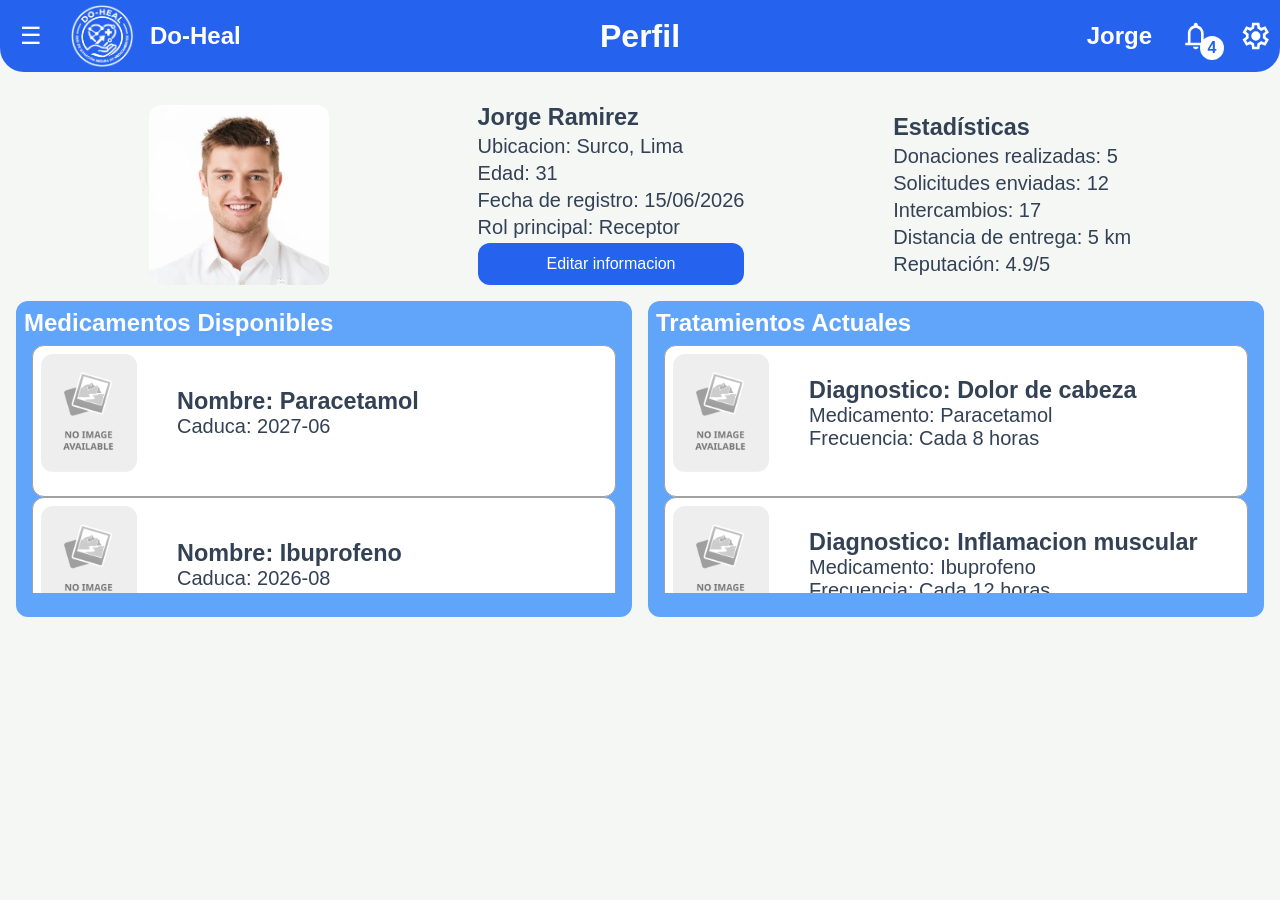
<file: Landing Page/Estructuras/vistaPlataformaPerfil.html>
<!DOCTYPE html>
<html lang="es">
<head>
    <meta charset="UTF-8">
    <meta name="viewport" content="width=device-width, initial-scale=1.0">
    <title>Perfil | Do-Heal</title>
    <link rel="stylesheet" href="../Estilos/estiloComplementoDoHeal.css">
    <link rel="stylesheet" href="../Estilos/estiloPlataformaDoHeal.css">
    <link rel="icon" href="../../favicon.ico">
    <script src="../Scripts/scriptPlataforma.js"></script>
    <script src="../Scripts/scriptPlataformaVistas.js"></script>
    <script src="../Scripts/scriptListadoElementos.js"></script>
</head>

<body>
    <header class="header-plataforma">
        <div class="elementos-header-plataforma">
            
            <div class="izquierda">
                <button class="hamburguesa" id="boton-menu" onclick="abreMenuHamburguesa('menu-opciones', 'boton-menu')">
                ☰
                </button>
                <div id="logo-doheal">
                <img src="../Recursos/Imagenes/logo-doheal-blanco-cortado.png" style="width: 4rem; height: auto;">
                <h2>Do-Heal</h2>
                </div>
                
            </div>
            <div class="centrado">
                <h1>Perfil</h1>
            </div>
            <div class="derecha">
                <h2>Jorge</h2>
                <button class="hamburguesa" id="boton-notificaciones" onclick="abreMenuHamburguesa('menu-notificaciones','boton-notificaciones')">
                    <img src="../Recursos/Iconos/campana.svg" style="width: 2rem; height: auto;">
                    <span class="notificacion-contador">4</span>
                </button>
                
                <img src="../Recursos/Iconos/engranaje.svg" style="width: 2rem; height: auto;">
            </div>
        </div>
        

        <nav id="menu-opciones">
            <a href="../Estructuras/vistaPlataformaInicio.html">
                <img src="../Recursos/Iconos/casa.svg" class="icono">
                Inicio
            </a>
            <a href="../Estructuras/vistaPlataformaSalud.html">
                <img src="../Recursos/Iconos/pildora.svg" class="icono">
                Salud
            </a>
            <a href="../Estructuras/vistaPlataformaBusqueda.html">
                <img src="../Recursos/Iconos/lupa.svg" class="icono">
                Buscar
            </a>
            <a href="../Estructuras/vistaPlataformaSolicitudes.html">
                <img src="../Recursos/Iconos/correo.svg" class="icono">
                Solicitudes
            </a>
            <a href="../Estructuras/vistaPlataformaPerfil.html">
                <img src="../Recursos/Iconos/usuario.svg" class="icono">
                Perfil
            </a>
        </nav>

        <nav id="menu-notificaciones">
            <div class="notificacion" id="bandeja-notificaciones">

                <template id="plantilla-notificaciones">
                    <div class="notificacion-elemento">
                    <button class="emergente-cerrar">&times;</button>
                    <div>
                        <img data-i="imagen" src="../Recursos/Imagenes/logo-doheal-cortado.png" class="icono">
                    </div>
                    
                    <div class="notificacion-contenido">
                        <h3 data-i="titulo" class="sin-titulo">Titulo</h3>
                        <p data-i="contenido" class="sin-titulo">Lorem ipsum dolor sit amet consectetur adipisicing elit. impedit?</p>
                        
                    </div>
                    
                </div>
                </template>
                <script>mostrarLista(notificaciones, 'plantilla-notificaciones', 'bandeja-notificaciones')</script>
            </div>
        </nav>
        
        </header>

    <section class="seccion-plataforma">
        <section class="perfil-estructura seccion-interna">

            <div class="perfil-perfil">
            <img class="perfil-img" src="../Recursos/Imagenes/fotoUsuario.jpeg" alt="Usuario">

            <div class="perfil-datos">
                <h3>Jorge Ramirez</h3>
                <p>Ubicacion: Surco, Lima</p>
                <p>Edad: 31</p>
                <p>Fecha de registro: 15/06/2026</p>
                <p>Rol principal: Receptor</p>
                <button>Editar informacion</button>
            </div>

            <div class="perfil-estadisticas">
                <h3>Estadísticas</h3>
                <p>Donaciones realizadas: 5</p>
                <p>Solicitudes enviadas: 12</p>
                <p>Intercambios: 17</p>
                <p>Distancia de entrega: 5 km</p>
                <p>Reputación: 4.9/5</p>
            </div>
            
            </div>
            
            <div class="perfil-menus">
            <div class="perfil-medicinas ">
                <h2>Medicamentos Disponibles</h2>
                <div class="deslizable-vertical perfil-medicinas-lista" id="contenedor-medicinas">
                    <template id="plantilla-medicinas">
                    <div class="elemento-listado">
                    <img data-i="imagen" src="../Recursos/Imagenes/logo-doheal.png" class="mediano">
                    <div>
                        <h3 data-i="nombre">Medicamento</h3>
                        <p data-i="caduca">Caduca</p>
                    </div>
                    </div>
                    </template>
                </div>
                <script>mostrarLista(medicinasRegistradas, 'plantilla-medicinas', 'contenedor-medicinas')</script>
            </div>

            <div class="perfil-tratamientos">
                <h2>Tratamientos Actuales</h2>
                <div class="deslizable-vertical perfil-tratamientos-lista" id="contenedor-recetas">
                    <template id="plantilla-recetas">
                    <div class="elemento-listado">
                    <img data-i="imagen" src="../Recursos/Imagenes/logo-doheal.png" class="mediano">
                    <div>
                        <h3 data-i="diagnostico">Diagnostico</h3>
                        <p data-i="medicamento">Medicamento</p>
                        <p data-i="frecuencia">Frecuencia</p>
                    </div>
                    </div>
                    </template>
                </div>
                <script>mostrarLista(recetasRegistradas, 'plantilla-recetas', 'contenedor-recetas')</script>
            </div>
            </div>
        </section> 
    </section>
    
</body>

</html>
</file>
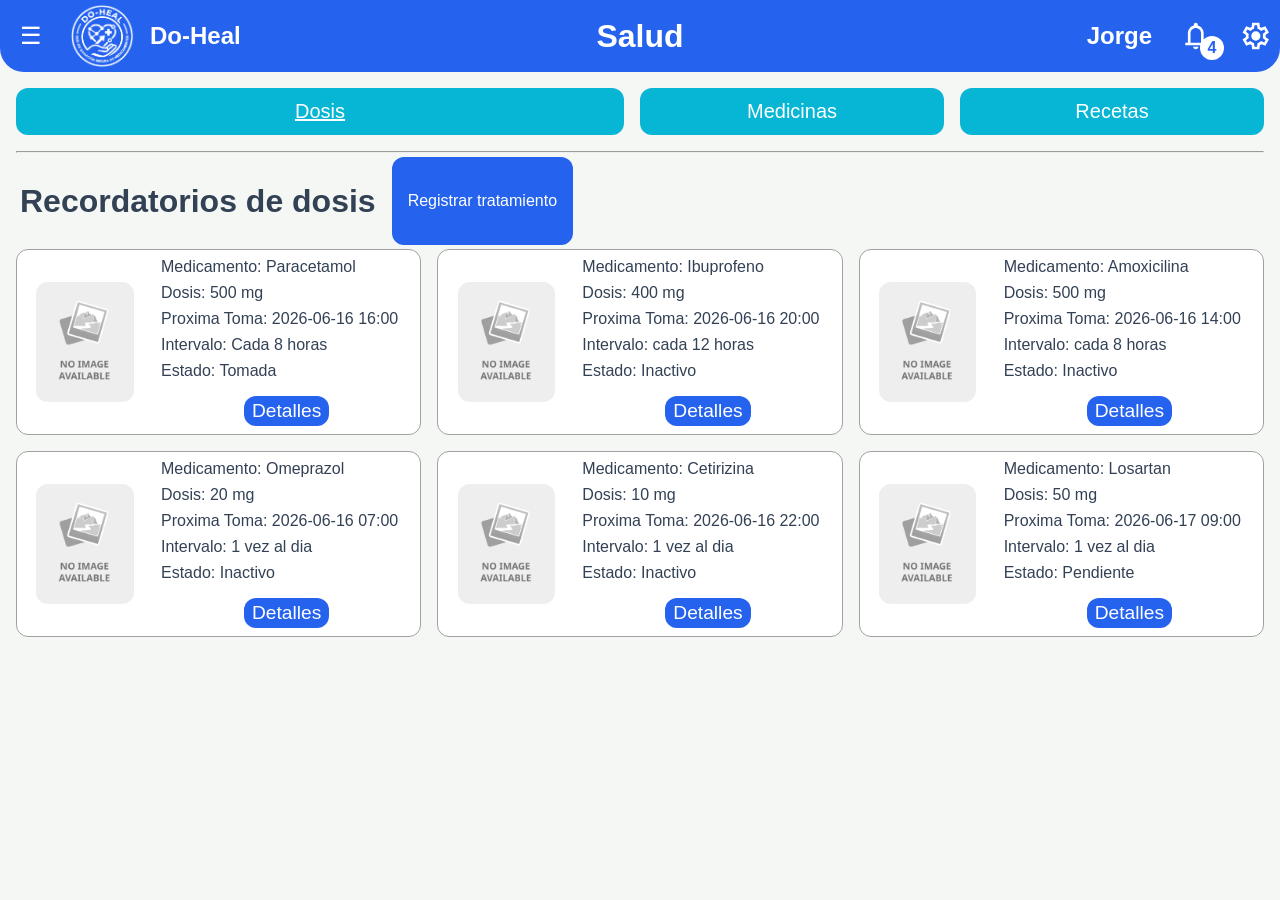
<file: Landing Page/Estructuras/vistaPlataformaSalud.html>
<!DOCTYPE html>
<html lang="es">
<head>
    <meta charset="UTF-8">
    <meta name="viewport" content="width=device-width, initial-scale=1.0">
    <title>Salud | Do-Heal</title>
    <link rel="stylesheet" href="../Estilos/estiloComplementoDoHeal.css">
    <link rel="stylesheet" href="../Estilos/estiloPlataformaDoHeal.css">
    <link rel="icon" href="../../favicon.ico">
    <script src="../Scripts/scriptPlataforma.js"></script>
    <script src="../Scripts/scriptPlataformaVistas.js"></script>
    <script src="../Scripts/scriptListadoElementos.js"></script>
</head>

<body>
    <header class="header-plataforma">
        <div class="elementos-header-plataforma">
            
            <div class="izquierda">
                <button class="hamburguesa" id="boton-menu" onclick="abreMenuHamburguesa('menu-opciones', 'boton-menu')">
                ☰
                </button>
                <div id="logo-doheal">
                <img src="../Recursos/Imagenes/logo-doheal-blanco-cortado.png" style="width: 4rem; height: auto;">
                <h2>Do-Heal</h2>
                </div>
                
            </div>
            <div class="centrado">
                <h1>Salud</h1>
            </div>
            <div class="derecha">
                <h2>Jorge</h2>
                <button class="hamburguesa" id="boton-notificaciones" onclick="abreMenuHamburguesa('menu-notificaciones','boton-notificaciones')">
                    <img src="../Recursos/Iconos/campana.svg" style="width: 2rem; height: auto;">
                    <span class="notificacion-contador">4</span>
                </button>
                
                <img src="../Recursos/Iconos/engranaje.svg" style="width: 2rem; height: auto;">
            </div>
        </div>
        

        <nav id="menu-opciones">
            <a href="../Estructuras/vistaPlataformaInicio.html">
                <img src="../Recursos/Iconos/casa.svg" class="icono">
                Inicio
            </a>
            <a href="../Estructuras/vistaPlataformaSalud.html">
                <img src="../Recursos/Iconos/pildora.svg" class="icono">
                Salud
            </a>
            <a href="../Estructuras/vistaPlataformaBusqueda.html">
                <img src="../Recursos/Iconos/lupa.svg" class="icono">
                Buscar
            </a>
            <a href="../Estructuras/vistaPlataformaSolicitudes.html">
                <img src="../Recursos/Iconos/correo.svg" class="icono">
                Solicitudes
            </a>
            <a href="../Estructuras/vistaPlataformaPerfil.html">
                <img src="../Recursos/Iconos/usuario.svg" class="icono">
                Perfil
            </a>
        </nav>

        <nav id="menu-notificaciones">
            <div class="notificacion" id="bandeja-notificaciones">

                <template id="plantilla-notificaciones">
                    <div class="notificacion-elemento">
                    <button class="emergente-cerrar">&times;</button>
                    <div>
                        <img data-i="imagen" src="../Recursos/Imagenes/logo-doheal-cortado.png" class="icono">
                    </div>
                    
                    <div class="notificacion-contenido">
                        <h3 data-i="titulo" class="sin-titulo">Titulo</h3>
                        <p data-i="contenido" class="sin-titulo">Lorem ipsum dolor sit amet consectetur adipisicing elit. impedit?</p>
                        
                    </div>
                    
                </div>
                </template>
                <script>mostrarLista(notificaciones, 'plantilla-notificaciones', 'bandeja-notificaciones')</script>
            </div>
        </nav>
        
        </header>
        
        
    <section class="seccion-plataforma">
        <div class="division-vistas ordenar-horizontal">
            <button id="boton-vista-dosis" onclick="cambiarVista('vista-dosis','boton-vista-dosis')">Dosis</button>
            <button id="boton-vista-medicina" onclick="cambiarVista('vista-medicina','boton-vista-medicina')">Medicinas</button>
            <button id="boton-vista-recetas" onclick="cambiarVista('vista-recetas','boton-vista-recetas')">Recetas</button>
        </div>
        <!--------------------------------------------------->
        <section class="vista seccion-interna" id="vista-dosis">
            <hr>
            <div class="contenedor-horizontal">
                <h1 class="espaciado">Recordatorios de dosis</h1>
                <button onclick="abrirModalRegistro('plantilla-registro-dosis')">Registrar tratamiento</button>
            </div>
            <div class="contenedor-plataforma listado" id="contenedor-dosis">
                <!--Plantilla para una dosis registrada-->
                <template id="plantilla-dosis">
                <div class="elemento-listado">
                    <img data-i="imagen" class="elemento-img" src="../Recursos/Imagenes/logo-doheal.png">
                    <div class="elemento-texto">
                    <p data-i="medicamento">Medicamento</p>
                    <p data-i="dosis">Dosis</p>
                    <p data-i="proximaToma">Proxima toma</p>
                    <p data-i="intervalo">Intervalo</p>
                    <p data-i="estado">Estado de recordatorio</p>
                    </div>
                    <div class="elemento-accion">
                        <button data-i="btn" data-tipo="detalle" data-plantilla="plantilla-detalle-dosis">Detalles</button>
                    </div>
                </div>
                </template>

                <!--Plantilla para ventana emergente de detalles de dosis-->
                <template id="plantilla-detalle-dosis">
                    
                        <img class="emergente-img" data-i="imagen">
                        <div class="emergente-titulo">
                            
                            <h3>Detalles del tratamiento</h3>
                            <div class="ordenar-horizontal">
                                <button>Editar</button>
                                <button class="alterno">Eliminar</button>
                            </div>
                        </div>
                        
                        <div class="emergente-contenido emergente-detalles">
                            <div class="emergente-item">
                                <p>Medicina: </p>
                                <p data-i="medicamento">nombre</p>
                            </div>
                            <div class="emergente-item">
                                <p>Proxima toma: </p>
                                <p data-i="proximaToma">toma</p>
                            </div>
                            <div class="emergente-item">
                                <p>Dosis: </p>
                                <p data-i="dosis">dosis</p>
                            </div>
                            <div class="emergente-item">
                                <p>Intervalo: </p>
                                <p data-i="intervalo"> inter</p>
                            </div>
                            <div class="emergente-item">
                                <p>Estado: </p>
                                <p data-i="estado"> estado</p>
                            </div>
                        </div>
                </template>

                <!--Plantilla para ventana emergente de registro de dosis-->
                <template id="plantilla-registro-dosis">
                    
                        <img class="emergente-img" src="../Recursos/Imagenes/no-image.png">
                        <div class="emergente-titulo">
                            
                            <h3>Registro de recordatorio</h3>
                            <div class="ordenar-horizontal">
                                <button>Subir Imagen</button>
                            </div>
                        </div>
                        
                        <div class="emergente-contenido emergente-detalles">
                            <form>
                                <div class="emergente-item">
                                    <label for="dosis-nombre">Medicamento:</label>
                                    <input id="dosis-nombre" type="text" name="dosis-nombre">
                                </div>
                                <div class="emergente-item">
                                    <label for="dosis-dosis">Dosis:</label>
                                    <input id="dosis-dosis" type="text" name="dosis-dosis">
                                </div>
                                <div class="emergente-item">
                                    <label for="dosis-intervalo">Intervalo:</label>
                                    <div class="emergente-horizontal">
                                        <input type="number" min="1" id="dosis-intervalo" name="dosis-intervalo">
                                        <select name="intervalo-unidad">
                                        <option>Minutos</option>
                                        <option>Horas</option>
                                        <option>Dias</option>
                                        <option>Semanas</option>
                                    </select>
                                    </div>
                                    
                                </div>

                                <button type="submit">Guardar</button>
                            </form>

                        </div>
                </template>

                <script>mostrarLista(dosisRegistradas, 'plantilla-dosis', 'contenedor-dosis')</script>
        </section>
        <!--------------------------------------------------->
        <section class="vista seccion-interna" id="vista-medicina">
            <hr>
            <div class="contenedor-horizontal">
            <h1 class="espaciado">Medicinas registradas</h1>
            <button onclick="abrirModalRegistro('plantilla-registro-medicamento')">Registrar medicina</button>
            </div>

            <div class="contenedor-plataforma listado" id="contenedor-medicinas">
                <!--Plantilla para elemento de lista de medicinas-->
                <template id="plantilla-medicinas">
                <div class="elemento-listado">
                    <img data-i="imagen" class="elemento-img" src="../Recursos/Imagenes/logo-doheal.png">
                    <div class="elemento-texto">
                    <h3 data-i="nombre" class="elemento-titulo">Nombre</h3>
                    <p data-i="presentacion">Presentacion</p>
                    <p data-i="estado">Estado</p>
                    <p data-i="caduca">Caduca</p>
                    </div>
                    <div class="elemento-accion">
                        <button data-i="btn" data-tipo="detalle" data-plantilla="plantilla-detalle-medicamento">Detalles</button>
                    </div>
                </div>
                </template>

                <!--Plantilla para ventana emergente de detalles de medicina-->
                <template id="plantilla-detalle-medicamento">
                    
                        <img class="emergente-img" data-i="imagen">
                        <div class="emergente-titulo">
                            
                            <h3>Detalles del medicamento</h3>
                            <div class="ordenar-horizontal">
                                <button>Editar</button>
                                <button class="alterno">Eliminar</button>
                            </div>
                        </div>
                        
                        <div class="emergente-contenido emergente-detalles">
                            <div class="emergente-item">
                                <p>Nombre: </p>
                                <p data-i="nombre">nombre</p>
                            </div>
                            <div class="emergente-item">
                                <p>Fecha de caducidad: </p>
                                <p data-i="caduca">fecha</p>
                            </div>
                            <div class="emergente-item">
                                <p>Presentacion: </p>
                                <p data-i="presentacion">presentacion</p>
                            </div>
                            <div class="emergente-item">
                                <p>Estado: </p>
                                <p data-i="estado"> estado</p>
                            </div>
                            <div class="emergente-item">
                                <p>Descripcion: </p>
                                <p data-i="descripcion"> estado</p>
                            </div>
                            <div class="emergente-item">
                                <p>Numero de lote: </p>
                                <p data-i="lote"></p>
                            </div>
                        </div>
                </template>


                <!--Plantilla para ventana emergente de registro de medicinas-->
                <template id="plantilla-registro-medicamento">
                    
                        <img class="emergente-img" src="../Recursos/Imagenes/no-image.png">
                        <div class="emergente-titulo">
                            
                            <h3>Registro de medicina</h3>
                            <div class="ordenar-horizontal">
                                <button>Subir Imagen</button>
                            </div>
                        </div>
                        
                        <div class="emergente-contenido emergente-detalles">
                            <form>
                                <div class="emergente-item">
                                    <label for="medicina-nombre">Medicamento:</label>
                                    <input type="text" id="medicina-nombre" name="nombre">
                                </div>

                                <div class="emergente-item">
                                    <label for="medicina-lote">Número de lote:</label>
                                    <input type="text" id="medicina-lote" name="lote">
                                </div>

                                <div class="emergente-item">
                                    <label for="medicina-caduca">Fecha de caducidad:</label>
                                    <input type="month" id="medicina-caduca" name="caduca">
                                </div>

                                <div class="emergente-item">
                                    <label for="medicina-descripcion">Descripción:</label>
                                    <textarea id="medicina-descripcion" name="descripcion"></textarea>
                                </div>
                                <button type="submit">Guardar</button>
                            </form>

                        </div>
                </template>

                <script>mostrarLista(medicinasRegistradas, 'plantilla-medicinas', 'contenedor-medicinas')</script>
            </div>
            
        </section>
        <!--------------------------------------------------->
        <section class="vista seccion-interna" id="vista-recetas">
            <hr>
            <div class="contenedor-horizontal">
                <h1 class="espaciado">Recetas medicas registradas</h1>
                <button onclick="abrirModalRegistro('plantilla-registro-recetas')">Registrar receta medica</button>
            </div>
            
            <div class="contenedor-plataforma cuadricula" id="contenedor-recetas">
                <template id="plantilla-recetas">
                <div class="elemento-cuadricula">
                    <img data-i="imagen" class="elemento-img" src="../Recursos/Imagenes/logo-doheal.png">
                    <div class="elemento-texto">
                    <p data-i="medicamento">Medicamento</p>
                    <p data-i="dosis">Dosis</p>
                    <p data-i="frecuencia">Frecuencia</p>
                    <p data-i="duracion">Duracion</p>
                    <p data-i="diagnostico">Diagnostico</p>
                    <p data-i="estado">Estado de receta</p>
                    </div>
                    <div class="elemento-accion">
                        <button data-i="btn" data-tipo="detalle" data-plantilla="plantilla-detalle-receta">Detalles</button>
                    </div>
                </div>
                </template>

                
                <!--Plantilla para ventana emergente de detalles de recetas-->
                <template id="plantilla-detalle-receta">
                    
                        <img class="emergente-img" data-i="imagen">
                        <div class="emergente-titulo">
                            
                            <h3>Detalles de la receta</h3>
                            <div class="ordenar-horizontal">
                                <button>Editar</button>
                                <button class="alterno">Eliminar</button>
                            </div>
                        </div>
                        
                        <div class="emergente-contenido emergente-detalles">
                            <div class="emergente-item">
                                <p>Medicamento: </p>
                                <p data-i="medicamento">nombre</p>
                            </div>
                            <div class="emergente-item">
                                <p>Dosis: </p>
                                <p data-i="dosis">dosis</p>
                            </div>
                            <div class="emergente-item">
                                <p>Frecuencia: </p>
                                <p data-i="frecuencia">frecuencia</p>
                            </div>
                            <div class="emergente-item">
                                <p>Duracion: </p>
                                <p data-i="duracion"> duracion</p>
                            </div>
                            <div class="emergente-item">
                                <p>Diagnostico: </p>
                                <p data-i="diagnostico"> diagnostico</p>
                            </div>
                            <div class="emergente-item">
                                <p>Estado: </p>
                                <p data-i="estado"></p>
                            </div>
                        </div>
                </template>


                <!--Plantilla para ventana emergente de registro de medicinas-->
                <template id="plantilla-registro-recetas">
                    
                        <img class="emergente-img" src="../Recursos/Imagenes/no-image.png">
                        <div class="emergente-titulo">
                            
                            <h3>Registro de receta</h3>
                            <div class="ordenar-horizontal">
                                <button>Subir Imagen</button>
                            </div>
                        </div>
                        
                        <div class="emergente-contenido emergente-detalles">
                            <form>
                                <div class="emergente-item">
                                    <label for="receta-nombre">Medicamento:</label>
                                    <input type="text" id="receta-nombre" name="nombre">
                                </div>
                                <div class="emergente-item">
                                    <label for="receta-dosis">Dosis:</label>
                                    <input type="text" id="receta-dosis" name="dosis">
                                </div>
                                <div class="emergente-item">
                                    <label for="receta-frecuencia-cantidad">Frecuencia:</label>
                                    <div class="emergente-horizontal">
                                        <input type="number" min="1" id="receta-frecuencia-cantidad" name="frecuencia-cantidad">
                                        <select id="receta-frecuencia-unidad" name="frecuencia-unidad">
                                            <option>Minutos</option>
                                            <option>Horas</option>
                                            <option>Dias</option>
                                            <option>Semanas</option>
                                        </select>
                                    </div>
                                </div>
                                <div class="emergente-item">
                                    <label for="receta-duracion-cantidad">Duracion:</label>
                                    <div class="emergente-horizontal">
                                        <input type="number" min="1" id="receta-duracion-cantidad" name="duracion-cantidad">
                                        <select id="receta-duracion-unidad" name="duracion-unidad">
                                            <option>Dias</option>
                                            <option>Semanas</option>
                                            <option>Meses</option>
                                        </select>
                                    </div>
                                </div>
                                <div class="emergente-item">
                                    <label for="receta-diagnostico">Diagnostico:</label>
                                    <input type="text" id="receta-diagnostico" name="diagnostico">
                                </div>
                                <button type="submit">Guardar</button>
                            </form>

                        </div>
                </template>


                <script>mostrarLista(recetasRegistradas, 'plantilla-recetas', 'contenedor-recetas')</script>
            </div>

            
        </section>
    </section>

    <div class="Pantalla-entera fondo-emergente" id="modal">
        <div class="emergente">
            <button class="emergente-cerrar" id="modal-cerrar" onclick="cerrarModal()">&times;</button>
            <div id="modal-contenido" class="emergente-interior">

            </div> 
            
        </div> 
    </div>

        <script>
        const parametrosLink = new URLSearchParams(window.location.search);
        const vista = parametrosLink.get("vista")
        const modo = parametrosLink.get("modo")
        if (vista == "medicinas"){
            cambiarVista('vista-medicina','boton-vista-medicina');
            if (modo == "registrar"){
                abrirModalRegistro('plantilla-registro-medicamento');
            }
        }
        else{
            cambiarVista('vista-dosis','boton-vista-dosis')
        }
    </script>
</body>

</html>
</file>
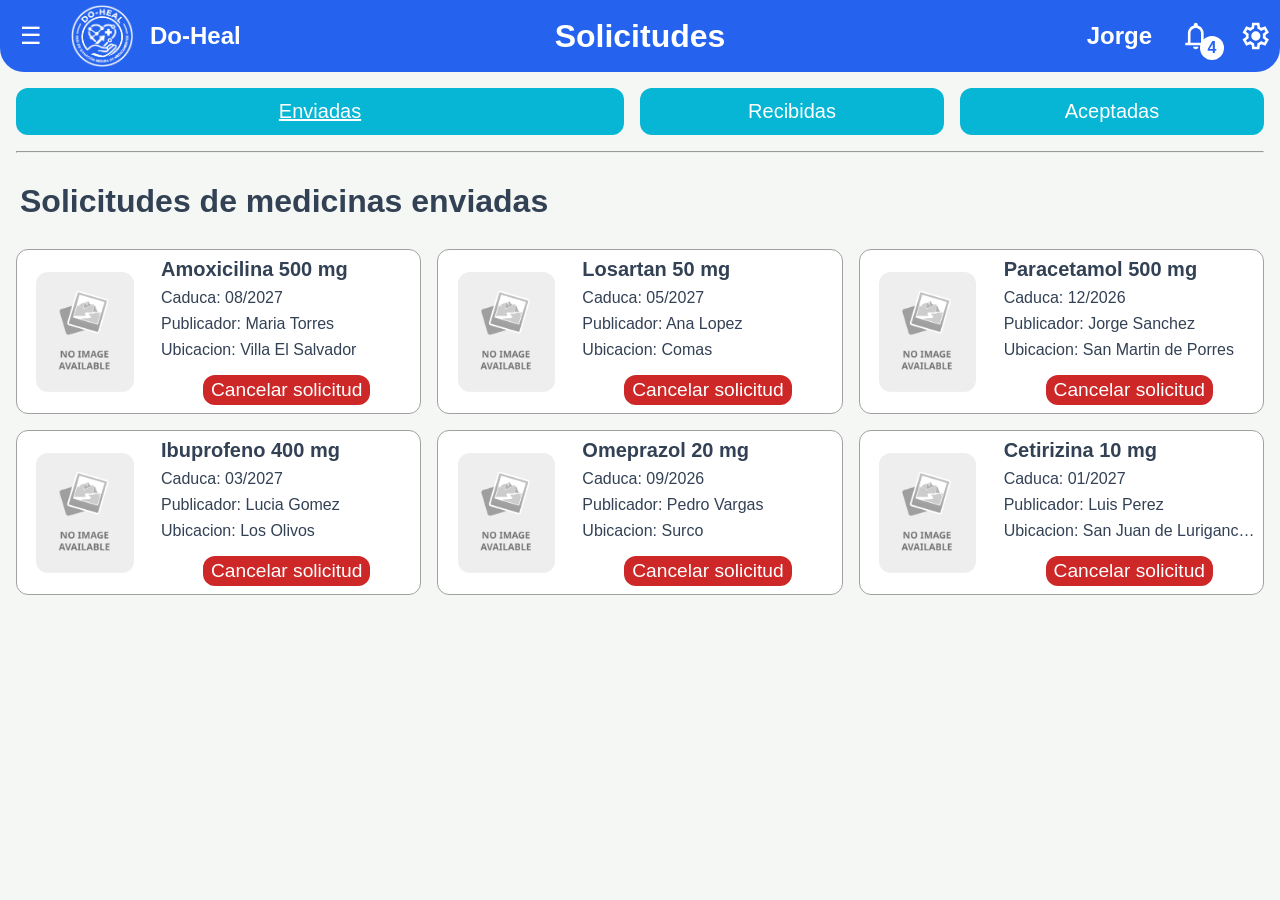
<file: Landing Page/Estructuras/vistaPlataformaSolicitudes.html>
<!DOCTYPE html>
<html lang="es">
<head>
    <meta charset="UTF-8">
    <meta name="viewport" content="width=device-width, initial-scale=1.0">
    <title>Solicitudes | Do-Heal</title>
    <link rel="stylesheet" href="../Estilos/estiloComplementoDoHeal.css">
    <link rel="stylesheet" href="../Estilos/estiloPlataformaDoHeal.css">
    <link rel="icon" href="../../favicon.ico">
    <script src="../Scripts/scriptPlataforma.js"></script>
    <script src="../Scripts/scriptPlataformaVistas.js"></script>
    <script src="../Scripts/scriptListadoElementos.js"></script>
</head>

<body>
    <header class="header-plataforma">
        <div class="elementos-header-plataforma">
            
            <div class="izquierda">
                <button class="hamburguesa" id="boton-menu" onclick="abreMenuHamburguesa('menu-opciones', 'boton-menu')">
                ☰
                </button>
                <div id="logo-doheal">
                <img src="../Recursos/Imagenes/logo-doheal-blanco-cortado.png" style="width: 4rem; height: auto;">
                <h2>Do-Heal</h2>
                </div>
                
            </div>
            <div class="centrado">
                <h1>Solicitudes</h1>
            </div>
            <div class="derecha">
                <h2>Jorge</h2>
                <button class="hamburguesa" id="boton-notificaciones" onclick="abreMenuHamburguesa('menu-notificaciones','boton-notificaciones')">
                    <img src="../Recursos/Iconos/campana.svg" style="width: 2rem; height: auto;">
                    <span class="notificacion-contador">4</span>
                </button>
                
                <img src="../Recursos/Iconos/engranaje.svg" style="width: 2rem; height: auto;">
            </div>
        </div>
        

        <nav id="menu-opciones">
            <a href="../Estructuras/vistaPlataformaInicio.html">
                <img src="../Recursos/Iconos/casa.svg" class="icono">
                Inicio
            </a>
            <a href="../Estructuras/vistaPlataformaSalud.html">
                <img src="../Recursos/Iconos/pildora.svg" class="icono">
                Salud
            </a>
            <a href="../Estructuras/vistaPlataformaBusqueda.html">
                <img src="../Recursos/Iconos/lupa.svg" class="icono">
                Buscar
            </a>
            <a href="../Estructuras/vistaPlataformaSolicitudes.html">
                <img src="../Recursos/Iconos/correo.svg" class="icono">
                Solicitudes
            </a>
            <a href="../Estructuras/vistaPlataformaPerfil.html">
                <img src="../Recursos/Iconos/usuario.svg" class="icono">
                Perfil
            </a>
        </nav>

        <nav id="menu-notificaciones">
            <div class="notificacion" id="bandeja-notificaciones">

                <template id="plantilla-notificaciones">
                    <div class="notificacion-elemento">
                    <button class="emergente-cerrar">&times;</button>
                    <div>
                        <img data-i="imagen" src="../Recursos/Imagenes/logo-doheal-cortado.png" class="icono">
                    </div>
                    
                    <div class="notificacion-contenido">
                        <h3 data-i="titulo" class="sin-titulo">Titulo</h3>
                        <p data-i="contenido" class="sin-titulo">Lorem ipsum dolor sit amet consectetur adipisicing elit. impedit?</p>
                        
                    </div>
                    
                </div>
                </template>
                <script>mostrarLista(notificaciones, 'plantilla-notificaciones', 'bandeja-notificaciones')</script>
            </div>
        </nav>
        
        </header>
        
    <section class="seccion-plataforma">
        <div class="division-vistas ordenar-horizontal">
            <button id="boton-vista-enviadas" onclick="cambiarVista('vista-enviadas','boton-vista-enviadas')">Enviadas</button>
            <button id="boton-vista-recibidas" onclick="cambiarVista('vista-recibidas','boton-vista-recibidas')">Recibidas</button>
            <button id="boton-vista-aceptadas" onclick="cambiarVista('vista-aceptadas','boton-vista-aceptadas')">Aceptadas</button>
        </div>
        <!--------------------------------------------------->
        <section class="vista seccion-interna" id="vista-enviadas">
            <hr>
            <div class="contenedor-horizontal">
            <h1 class="espaciado">Solicitudes de medicinas enviadas</h1>
            </div>
            <div class="contenedor-plataforma listado" id="contenedor-solicitudes-enviadas">
                <template id="plantilla-solicitudes-enviadas">
                <div class="elemento-listado">
                    <img data-i="imagen" class="elemento-img" src="../Recursos/Imagenes/logo-doheal.png">
                    <div class="elemento-texto">
                    <h3 data-i="medicamento" class="elemento-titulo"></h3>
                    <p data-i="caduca"></p>
                    <p data-i="publicador"></p>
                    <p data-i="ubicacion"></p>
                    </div>
                    <div class="elemento-accion">
                        <button class="alterno">Cancelar solicitud</button>
                    </div>
                </div>
                </template>
                <script>mostrarLista(solicitudesEnviadas, 'plantilla-solicitudes-enviadas', 'contenedor-solicitudes-enviadas')</script>
            </div>
        </section>

        <!--------------------------------------------------->
        <section class="vista seccion-interna" id="vista-recibidas">
            <hr>
            <div class="contenedor-horizontal">
            <h1 class="espaciado">Solicitudes de medicinas recibidas</h1>
            </div>
            <div class="contenedor-plataforma listado" id="contenedor-solicitudes-recibidas">
                <template id="plantilla-solicitudes-recibidas">
                <div class="elemento-listado">
                    <img data-i="imagen" class="elemento-img" src="../Recursos/Imagenes/logo-doheal.png">
                    <div class="elemento-texto">
                    <h3 data-i="nombre" class="elemento-titulo"></h3>
                    <p data-i="medicamentoSolicitado"></p>
                    <p data-i="ubicacion"></p>
                    <p data-i="recibido"></p>
                    <p data-i="estadoReceta"></p>
                    </div>
                    <div class="elemento-accion">
                        <button class="alterno">Rechazar</button>
                        <button>Aceptar</button>
                    </div>
                </div>
                </template>
                <script>mostrarLista(solicitudesRecibidas, 'plantilla-solicitudes-recibidas', 'contenedor-solicitudes-recibidas')</script>
            </div>
        </section>

        <!--------------------------------------------------->
        <section class="vista seccion-interna" id="vista-aceptadas">
            <hr>
            <div class="solicitudes-aceptadas-cuadricula">
                <div class="contactos">
                    <div class="contenedor-horizontal">
                        <h1>Usuarios contactados</h1>
                    </div>
                    <div class="contactos-lista deslizable-vertical">
                        <div class="contactos-elemento active"><img class="icono" src="https://images.pexels.com/photos/12639457/pexels-photo-12639457.jpeg" onerror="this.src='../Recursos/Imagenes/no-image.png'">Pedro Vargas</div>
                        <div class="contactos-elemento"><img class="icono" src="https://images.pexels.com/photos/11462529/pexels-photo-11462529.jpeg" onerror="this.src='../Recursos/Imagenes/no-image.png'">Lucia Gomez</div>
                    </div>
                </div>
                <div class="mensajeria">
                    <div class="chat-encabezado">
                        Pedro Vargas
                    </div>
                    <div class="chat-caja deslizable-vertical">
                        <div class="mensaje recibido">
                            Hola, vi que tienes un paquete de Amoxicilina, ¿Sigue disponible?
                        </div>

                        <div class="mensaje enviado">
                            Si, sigue disponible.
                        </div>

                        <div class="mensaje recibido">
                            Que bueno, hay que coordinar un lugar de entrega.
                        </div>
                    </div>
                    <div class="chat-barra">
                        <input type="text" placeholder="Escribe un mensaje..." />
                        <button><img class="icono" src="../Recursos/Iconos/enviar.svg"></button>
                    </div>
                </div>
            </div>
            
        </section>
    </section>

    <script>
        //const parametrosLink = new URLSearchParams(window.location.search);
        //hacer algo con esos parametros si es necesario
        cambiarVista('vista-enviadas','boton-vista-enviadas')
    </script>
</body>

</html>
</file>
<file: Landing Page/Estilos/estiloBasicoDoHeal.css>
/*Esto se llama reset CSS: sirve para borrar lo que pone los navegadores como
chrome, safari, firefox que son los margenes fantasmas, la cosa es que lo ponemos desde cero
y el borderbox sirve pa si es que le agregas relleno a una caja, esta no se deforme ni
ensanche*/
* {
    margin: 0; /*quita por defecto el margen exterior que los navegadores ponen para que no haya espacios en blanco indeseados*/
    padding: 0;/*quita el relleno o espacio interior que los navegadores agregan por defecto dentro de los elementos*/
    box-sizing: border-box;/*hace que el ancho y alto de una caja incluyan el relleno(padding y el borde, evitando que la caja
                            se ensanche o deforme al meterle espacio interno)*/
}
/*Esto es el cuerpo de la pagina principal como dice su nombre body*/
body {
    font-family: 'Inter', sans-serif;
    background-color: #f5f7f5; /* Un fondo gris primero para la pagina principal */
    color: #334155;
    overflow-x: hidden; /* Evita scrolls horizontales indeseados en móviles */
}

/*Estilos de la barra azul superior, debe tener el mismo nombre que el archivo html o si no no funciona*/
.Barra-superior {
    position: fixed;/*Mantiene la barra fija en la parte superior en caso de que scrollee para abajo o arriba el usuario*/
    top: 0; /*pone la barra en la parte superior*/
    left: 0; /*pone la barra lo mas a la izquierda*/
    width: 100%; /*expande la barra, expande su ancho para que cubra todo el tamaño de la pantalla*/
    height: 70px; /*Altura estandar para barras de navegacion moviles/web */
    background-color: #2563ee; /*El color azul para la barra superior */
    display: flex;/*activa el modelo de caja flexible, sirve pa alinear, posicionar y distribuir lo elementos internos de forma automatica*/
    justify-content: space-between;/*es para empujar un bloque a la izquierda, uno pa el centro y otro pa la derecha*/
    align-items: center;/*Hace que el texto o logo que este dentro de la barra se centre verticalmente de forma automatica*/
    padding: 0 20px;/*agrega un relleno interior unicamente a los lados 0 arriba/abajo y 20 a la izquierda y derecha pa separar
                    el contenido de los bordes*/
    box-shadow: 0 2px 4px rgba(0, 0, 0, 0.1); /*Sombra ligera para darle profundidad*/
    z-index: 1000; /*Asegura que la barra siempre se vea por encima de otras cosas que pongamos a la pag*/
    }

/*Esto para el logo con el texto de Do-Heal*/
.Logo-con-Nombre {
    background-color: #ffffff;
    height: 50px; /* Un poco mas pequeño para que alcance en la barra superior*/
    width: 210px;
    padding: 0 12px;
    border-radius: 10px; /*esto sirve para redondear los bordes del cuadro blanco*/
    display: flex;
    align-items: center;/*centra verticalmente todos los elementos que estan dentro de una caja flexible*/
    gap: 12px; /*esto para poner espacio entre el logo y la palabra do-heal*/
}

/*Esto es para la imagen de la superior izquierda de la pag*/
.logo-imagen {
    height: 50px;/*ajusta la altura de la imagen para que no choque con lo bordes de la barra*/
    width: auto; /*mantiene la proporcion original de la imagen pa que no se veo to estirao*/
    border-radius: 4px; /*Esto es opcional pa darle un pequeño redondeado sutil a las esquinas del logo*/
    object-fit: contain;/*Fuerza a que una imagen se adapte al tamaño de su caja sin estirarse ni deformarse, manteniendo
                            su proporcion original*/
}

/*tamaño de letra para el doheal*/
.Nombre-de-Startup {
    color: rgb(63, 62, 62);/*define el color del texto usando el formato rgb*/
    font-size: 25px;
    font-weight: 700;/*letra en negrita para resaltar*/
}

.botones-centrales {
    display: flex;
    align-items: center;
    gap: 30px;/*espacio entre los dos botones de registrase y ingresar*/
}

.enlace-menu {
    color: #ffffff;
    text-decoration: none; /*para quitar la linea subrayada que sale cuando es un link*/
    font-size: 20px;
    transition: opacity 0.2s;/*aplica una animacion suave de 0.2 segundos cuando la opacidad del elemento cambia
                                por ejemplo cuando pasas el mouse por la parte de sobrenosotros*/
}

.enlace-menu:hover {
    opacity: 0.8; /*para darle una opacidad sutil cuando pasas el mouse sobre la opcion*/
}

.botones-derechos {
    display: flex;
    gap: 12px;/*espacio entre los dos botones de registrase y ingresar*/
}

.btn-nav {
    border: none;/*quita por completo el borde gris que los navegadores le ponen por defecto a los botones*/
    padding: 8px 16px;
    font-size: 20px;    
    border-radius: 10px;
    cursor: pointer;/*cambia la forma del puntero del mouse a una mano"mano con el indice" pa indicar que ese boton es clickeable*/
    color: #ffffff;
    transition: background-color 0.2s, transform 0.1s;/*crea un efecto de animacion suave de 0.2s para el color de fondo y 
                                                        de 0.1s para los efectos de tamaño/escala*/
}

.btn-primario {    
    height: 50px;
    background-color: #06b6d4;
}

/*aplica estilos especificos unicamente cuando el usuario posiciona el cursor del mouse sobre el boton*/
.btn-primario:hover{
    background-color: #068ca3;
}

.btn-secundario {    
    height: 50px;
    background-color: #60a5fa;
}

.btn-secundario:hover {
    background-color: #4c83c7;
}

/*Aplica estilos específicos en el microsegundo exacto en que el usuario mantiene presionado el clic del mouse sobre el boton*/
.btn-nav:active {
    transform: scale(0.96); /*efecto para cuando des click*/
}




/*Contenedor padre que divide la pantalla en dos bloques izquieda y derecha*/
.Seccion-de-Bienvenida {
    margin-top: 80px; /*esto es para que el contenido no se meta debajo de la barra fija, debe ser igual a la altura de la barra*/
    display: flex;    
    justify-content: space-between;
    align-items: center;
    min-height: calc(100vh - 100px);/*Ocupa el espacio disponible de la pantalla restante*/
    width: 100%;
    max-width: 1400px;
    margin: 0 auto;
    padding: 40px;
    gap: 40px;
}

/*Seccion de la izquierda*/
.Seccion-de-la-izquierda {
    flex: 1;
    display: flex;
    flex-direction: column;
    text-align: left; /* Alineación izquierda para el patrón en F */
    gap: 24px;
}

.Titulo-de-la-seccion {
    font-size: 52px;
    font-weight: 800;
    color: #1e293b;
    line-height: 1.2;/*define la altura de la linea de texto. Un valor de 1.2 evita que los renglones se encimen y mejora la
                        lectura de los titulos*/
}

.Descripcion {
    font-size: 18px;
    color: #475569;
    line-height: 1.6;
}

.Franja-Certificaciones-Hero {
    display: flex;
    gap: 24px;
    margin: 10px 0;
}

.Certificacion-Item {
    display: flex;
    align-items: center;
    gap: 10px;
    background: #ffffff;
    padding: 10px 16px;
    border-radius: 12px;
    box-shadow: 0 2px 8px rgba(0,0,0,0.05);
}

.Certificacion-Item img {
    height: 35px;
    width: auto;
}

.Certificacion-Item span {
    font-size: 13px;
    font-weight: 600;
    color: #334155;
}

.Seccion-de-abajo-izquierda {
    display: flex;
    flex-direction: column;
    align-items: flex-start;
    gap: 12px;
}

.Subtitulo {
    font-size: 35px;
    font-weight: 700;
    color: #1e293b;
}

.btn-unete {
    background-color: #2563ee;
    color: #ffffff;
    padding: 16px 40px; /* Botón más robusto y de fácil alcance visual/táctil */
    font-size: 22px;
    font-weight: 800; /* Texto extra negrita */
    border-radius: 12px;
    border: none;
    cursor: pointer;
    box-shadow: 0 6px 20px rgba(80, 57, 253, 0.5);; /* Sombra cromática llamativa */
    transition: background-color 0.2s, transform 0.1s, box-shadow 0.2s;
    align-self: flex-start;
}

.btn-unete:hover {
    background-color: #1d4ed8;
    transform: translateY(-2px);
    box-shadow: 0 8px 24px rgba(80, 57, 253, 0.5);
}

.btn-unete:active {
    transform: scale(0.97);/*reduce sutilmente el tamaño del boton al 97% de su escala original para simular fisicamente el efecto
                            de que fue "hundido" o presionado*/
}

.Seccion-derecha {
    flex: 1;
    display: flex;
    justify-content: flex-end;
}

.Seccion-derecha img {
    height: 100vh;
    object-fit: cover;/*hace que una imagen llene toda su caja contenedora y actue como fondo, si la imagen es muy grande, se
                        recorta sola sin deformarse*/
    display:block;/*fuerza a que un elemento se comporte como un bloque completo, obligandolo a ocupar todo el ancho disponible y
                    dar un salto de linea*/
    border-radius: 12px;
    box-shadow: 0 10px 15px -3px rgba(0, 0, 0, 0.05);/*sombra sutil de profundidad*/
}

.Medicamentos-donados-imagen {
    width: 100%;/*fuerza a que el ancho de un elemento o caja ocupe el 100% de la pantalla o del contenedor donde este metido*/
    max-width: 520px;/*limita el ancho de una caja a un maximo de 520 pixeles si la pantalla es mas chica, se encoge solo, pero
                        si es mas grande, no crece mas ahi*/
    height: auto;/*hace que la altura del elemento se calcule automaticamente segun su contenido o proporcion original pa que las
                    imagenes no se estiren*/
   border-radius: 20px;
    box-shadow: 0 12px 24px rgba(0,0,0,0.08);
}






/*Seccion de Video del Producto------------------------------------------------*/

.Seccion-Video-Producto {
    padding: 80px 40px;
    background-color: #f5f7f5;
    display: flex;
    flex-direction: column;
    align-items: center;
    gap: 40px;
    width: 100%;
}

.Contenedor-Texto-Video {
    text-align: center;
    max-width: 800px;
    display: flex;
    flex-direction: column;
    gap: 16px;
}

.Titulo-Video-Seccion {
    font-size: 38px;
    font-weight: 800;
    color: #1e293b;
    line-height: 1.2;
}

.Descripcion-Video-Seccion {
    font-size: 18px;
    color: #64748b;
    line-height: 1.6;
}

/* Contenedor del reproductor con relación de aspecto 16:9 cinematográfica */
.Contenedor-Video-Reproductor {
    width: 100%;
    max-width: 960px; /* Tamaño óptimo para visualización en computadoras */
    border-radius: 20px;
    overflow: hidden;
    box-shadow: 0 20px 25px -5px rgba(0, 0, 0, 0.1), 0 10px 10px -5px rgba(0, 0, 0, 0.04);
    background-color: #000000; /* Fondo negro protector mientras carga el video */
}

.Video-Elemento {
    width: 100%;
    height: auto;
    display: block;
}

.Video-Youtube {
        width: 100%;
    max-width: 800px;
    aspect-ratio: 16 / 9;
    height: auto;
    border: none;
    border-radius: 12px;
    display: block;
    margin: 0 auto;
}




/*Seccion de Sobre Nosotros---------------------------------------------------------------------*/

.Seccion-Sobre-Nosotros {
    padding: 80px 40px;
    max-width: 1400px;
    margin: 0 auto;
    display: flex;
    flex-direction: column;
    gap: 80px;
    width: 100%;
}

.Titulo-Sobre-Nosotros {
    text-align: center;
    font-size: 50px;
    font-weight: 700;
    color: #1e293b;   
    margin-bottom: 20px;/*añade una separacion o margen exterior de 20 pixeles unicamente en la parte inferior de la caja*/
}

.Bloque-SobreNosotros {
    display: flex;    
    align-items: center;
    justify-content: space-between;
    gap: 60px;
    width: 100%;
}

.Bloque-SobreNosotros-Invertido {
    display: flex;
    align-items: center;
    justify-content: space-between;
    gap: 60px;
    width: 100%;
    flex-direction: row-reverse; /*invierte el orden de los elementos pa la segunda fila*/
}

/*Se usa para todas las imagenes de la seccion sobrenosotros esto solo se puede usar en esta seccion de SobreNosotros*/
.Imagenes-SobreNosotros {
    flex: 1;
    display: flex;
    justify-content: center;
    align-items: center;
}

/*Se usa para las dos imagenes en la seccion para no escribir una por una*/
.SobreNosotros-Imagen {
    width: 100%;
    max-width: 500px;
    height: auto;
    border-radius: 16px;
    box-shadow: 0 10px 15px -3px rgba(0, 0, 0, 0.05);/*sombra sutil de profundidad*/
    display: block;
}

/*Se usa los bloques de texto de sobrenostros*/
.Bloque-Texto-SobreNosotros {
    flex: 1;
    display: flex;
    flex-direction: column;
    gap: 16px; /*separacion vertical entre el titulo y la descripcion*/
}

/*Se usa para los dos subtitulos de la seccion sobrenosotros para no hacer uno por uno*/
.Subtitulo-SobreNosotros {
    font-size: 36px;
    font-weight: 700;
    color: #1e293b;
    line-height: 1.2;
}

/*Se usa para los dos textos de la seccion sobrenosotros para no hacer uno por uno*/
.Texto-SobreNosotros {
    font-size: 22px;
    color: #475569;
    line-height: 1.6;
}




/*Seccion de Como Funciona------------------------------------------------*/

.Seccion-Como-Funciona {
    padding: 80px 0;
    width: 100%;
    background-color: #f5f7f5;
    display: flex;
    flex-direction: column;
    gap: 50px; /*separacion vertical entre los dos bloques*/    
}

.Titulo-Como-Funciona {
    text-align: center;
    font-size: 50px;
    font-weight: 700;
    color: #1e293b;   
    margin-bottom: 20px; 
}

.Bloques-de-ComoFunciona {
    display: flex;
    flex-direction: column;
    gap: 20px; /*separacion vertical entre los bloques blancos*/
    width: 100%;
    max-width: 1200px;
    margin: 0 auto;
}

.Bloque-ComoFunciona {
    background-color: #ffffff;
    border-radius: 16px;
    display: flex;
    align-items: center;
    gap: 30px;
    padding: 24px 40px;
    box-shadow: 0 4px 6px rgba(0,0,0,0.02);
    position: relative;
}

.Registro-Escalon1 {
    padding-left: 10%;/*agrega un espacio interior a la izquierda equivalente al 10% del ancho total de la pantalla. Sirve
                        para crear el primer escalon*/
}

.Validación-Escalon2 {
    padding-left: 18%;
}

.Coordinacion-Escalon3{
    padding-left: 26%;
}

.Indicador-Numero {
    font-size: 48px;
    font-weight: 900;
    color: #1154e5;
    opacity: 0.8;
    min-width: 50px;
    user-select: none;
}

.Imagenes-ComoFunciona {
    flex-shrink: 0;/*evita que el contenedor flexible aplaste o achique esta caja si el espacio de la pantalla se reduce, manteniendo
                    su tamaño intacto*/
    width: 120px;
    height: 120px;
    display: flex;
    justify-content: center;
    align-items: center;
}

.ComoFunciona-Imagen{
    width: 100%;
    height: 100%;
    object-fit: cover;/*hace que una imagen llene toda su caja contenedora y actue como fondo, si la imagen es muy grande, se
                        recorta sola sin deformarse*/
    border-radius: 12px;
}

.Bloque-TextoComoFunciona{
    display: flex;
    flex-direction: column;
    gap: 12px;
}

.Subtitulo-ComoFunciona {
    font-size: 30px;
    font-weight: 700;
    color: #1e293b;
}

.Descripcion-ComoFunciona {
    font-size: 20px;
    color: #475569;
    line-height: 1.5;
}

.Boton-ComoFunciona{
    display: flex;
    justify-content: center;
    margin-top: 20px;
}



/*Seccion de Funcionalidades------------------------------------------------*/
.Seccion-Funcionalidades {
    padding: 80px 40px;
    max-width: 1400px;
    margin: 0 auto;
    display: flex;
    flex-direction: column;
    gap: 80px;
    width: 100%;
}

.Titulo-Funcionalidades {
    text-align: center;
    font-size: 50px;
    font-weight: 700;
    color: #1e293b;   
    margin-bottom: 20px; 
}

.Bloque-Funcionalidades {
   background-color: #1e293b;
    border-radius: 20px;
    display: flex;
    align-items: center;
    padding: 40px;
    gap: 40px;
    width: 100%;
}

.Bloque-Funcionalidades-Invertido {
    background-color: #1e293b;
    border-radius: 20px;
    display: flex;
    align-items: center;
    padding: 40px;
    gap: 40px;
    width: 100%;
    flex-direction: row-reverse; /*invierte el orden de los elementos pa la segunda fila*/
}

.Imagenes-Funcionalidades {
    flex: 1;/*hace que una caja crezca de forma flexible para ocupar todo el espacio libre que quede disponible dentro de un contenedor*/
    display: flex;
    justify-content: center;
    align-items: center;
}

.Funcionalidades-Imagen {
    width: 100%;
    max-width: 200px;
    height: auto;
    border-radius: 20px;
    box-shadow: 0 10px 15px -3px rgba(0, 0, 0, 0.05);/*sombra sutil de profundidad*/
    display: block;
}

.Bloque-Texto-Funcionalidades {
    flex: 1;
    display: flex;
    flex-direction: column;
    gap: 20px; /*separacion vertical entre el titulo y la descripcion*/
}

.Subtitulo-Funcionalidades {
    font-size: 36px;
    font-weight: 700;
    color: #ffffff;
    line-height: 1.2;
}

.Texto-Funcionalidades {
    font-size: 22px;
    color: #ffffff;
    line-height: 1.6;
}





/*Seccion de Contacto------------------------------------------------*/

.Seccion-Contacto {
    padding: 80px 40px;
    background-color: #f5f7f5;
    display: flex;
    flex-direction: column;
    align-items: center;
    gap: 24px; /*separacion vertical entre el titulo y el formulario*/
}

.Titulo-Contacto {
    text-align: center;
    font-size: 50px;
    font-weight: 700;
    color: #1e293b;
}

.Texto-Informativo-Contacto {
    text-align: center;
    font-size: 24px;
    font-weight: 700;
    color: #334155;
    margin-top: 10px;
}

.Bloque-Canales {
    display: flex;
    justify-content: center;
    gap: 40px;
    width: 100%;
    max-width: 800px;
    margin-bottom: 20px;
}

.Bloque-Redes-Sociales {
    display: flex;
    justify-content: center;
    gap: 30px;
    width: 100%;
    max-width: 900px;
}

.Cuadro-Canales {
    display: flex;
    flex-direction: column;
    align-items: center;
    justify-content: center;
    gap: 20px;
    border-radius: 30px;
    padding: 30px;
    box-shadow: 0 4px 10px rgba(0, 0, 0, 0.05);
    transition: transform 0.2s;
}

.Cuadro-Canales:hover {
    transform: translateY(-5px); /*efecto de elevacion al pasar el mouse*/
}

.Cuadro-Azul {
    background-color: #60a5fa;
    width: 260px;
    height: 260px;
}

.Cuadro-Celeste {
    background-color: #06b6d4;
    width: 180px;
    height: 180px;
}

.Icono-Contacto {
    width: 100px;
    height: 100px;
    object-fit: contain;
}

.Icono-Redes-Sociales {
    width: 70px;
    height: 70px;
    object-fit: contain;
    transition: transform 0.2s;
}

.Texto-Contacto {
    color: #ffffff;
    font-size: 20px;    
    font-weight: 700;
    text-align: center;
}



/*Seccion del pie de Pagina----------------------------------------------------------*/

.Pie-Pagina-Gris {
    background-color: #94a3b8;
    width: 100%;
    height: 120px;
    display: flex;
    justify-content: space-between;
    align-items: center;
    padding: 0 60px;
    margin-top: 50px;
}

.Footer-Izquierda {
    display: flex;
    align-items: center;
    gap: 20px;
}

.Footer-Logo {
    height: 60px;
    width: auto;
    object-fit: contain;
}

.Footer-Nombre-de-Startup {
    color: #ffffff;
    font-size: 20px;
    font-weight: 600;
}

.Footer-Centro{
    display: flex;
    align-items: center;
    gap: 40px;
}

.Footer-Derecha {
    display: flex;
    gap: 40px;
}

.Enlace-Footer{
    color: #ffffff;
    text-decoration: none;
    font-size: 20px;
    font-weight: 600;
    transition: opacity 0.2s;
}

.Enlace-Footer:hover {
    opacity: 0.8;
    text-decoration: underline; /*subraya el enlace al pasar el mouse para indicar que es interactivo*/
}


/*Seccion de los Formularios pa lo de iniciar sesion y registro------------------------------------------------*/

.Form-Fondo {
    display: none; /*oculta el formulario por defecto, se mostrara al hacer click en el boton de registrarse o iniciar sesion*/
    position: fixed;/*fija un elemento en la pantalla para que se quede congelao ahi mismo donde lo pones*/
    top: 0;/*se usa junto con position para pegar el elemento completamente al borde superior de la pantalla*/
    left: 0;/*la misma wbda pero pa la izquierda*/
    width: 100%;
    height: 100%;
    background-color: rgba(0, 0, 0, 0.5); /*esto hace el fondo semitransparente pa enfocar mas la atencion en el formulario*/
    backdrop-filter: blur(4px); /*esto agrega un efecto de desenfoque al fondo pa que el formulario resalte mas*/
    z-index: 2000; /*esto asegura que el formulario se muestre por encima de la barra fija y cualquier otro contenido de la pagina*/
    justify-content: center;
    align-items: center;
}

/*Esto es la caja blanca central del formulario*/
.Form-Contenido{
    background-color: #2563ee;
    width: 100%;
    max-width: 480px;
    padding: 40px;
    border-radius: 24px;
    box-shadow: 0 10px 15px rgba(0, 0, 0, 0.1);
    position:relative;
    font-family: 'Inter', sans-serif;
}

/*Esto es pa el boton x pa cerrar el formulario*/

.Btn-Cerrar-Formulario{
    position: absolute;/*saca un elemento del flujo normal del diseño y lo posiciona de forma libre e independiente usando como
                        coordenadas la caja padre mas cercana*/
    top: 20px;
    right: 25px;
    background-color: none;
    border: none;
    font-size: 32px;
    cursor: pointer;
    color: #94a3b8;
    background: none;
    outline: none;/*elimina la linea de contorno azul o negra brillante que los navegadores te ponen por defecto a los campos
                    de texto e inputs al seleccionarlos*/
}

.Btn-Cerrar-Formulario:hover {
    color: #334155;
}

.Titulo-Formulario{
    text-align: center;
    font-size: 30px;
    font-weight: 700;
    color: #ffffff;
    margin-bottom: 25px;
}

.Modelo-Formulario{
    display:none; /*oculta el contenido del formulario por defecto, se mostrara al hacer click en la pestaña correspondiente*/
    flex-direction: column;
    gap: 20px;
}

.Modelo-Formulario.Activo {
    display:flex;/*Muestra solo el formulario activo*/
}

.Campo-Grupo {
    display:flex;
    flex-direction: column;
    gap: 8px;
}

.Campo-Grupo label {
    font-size: 16px;
    font-weight: 600;
    color: #ffffff;
}

.Campo-Grupo input {
    padding: 12px 16px;
    font-size: 16px;
    border: 2px solid #cbd5e1;
    border-radius: 12px;
    outline: none;        
    transition: border-color 0.2s;
}

.Campo-Grupo input:focus {
    border-color: #2563ee;
}

.Btn-Form-Accion{
    Border: none;
    padding: 14px;
    font-size: 18px;
    font-weight: 700;
    color: #ffffff;
    border-radius: 12px;
    cursor: pointer;
    margin-top: 10px;
    transition: background-color 0.2s;
}

.Btn-Azul {
    background-color: #06b6d4;
}

.Btn-Azul:hover {
    background-color: #0891b2;
}

.Btn-Celeste {
    background-color: #06b6d4;
}

.Btn-Celeste:hover {
    background-color: #0891b2;
}

.Mensaje-Error-DNI {
    display: none;
    font-size: 14px;
    font-weight: 600;
    color: #ef4444;
    margin-top: 4px;
}




/*Esto es para optimizacion en celulares o tablets ya que la pantalla en mas pequeña que una computadora*/
@media (max-width: 1024px) {
    /* Ajustes para Tablets y Pantallas Medianas */
    .Barra-superior {
        padding: 0 24px; 
    }

    .botones-centrales {
        gap: 16px; 
    }

    .enlace-menu {
        font-size: 16px;
    }

    .Seccion-de-Bienvenida {
        flex-direction: column; 
        text-align: center;
        padding: 40px 24px;
        justify-content: center;
        min-height: auto;
    }

    .Seccion-de-la-izquierda {
        align-items: center; 
        text-align: center;
        width: 100%;
    }

    .Franja-Certificaciones-Hero {
        justify-content: center;
        flex-wrap: wrap; 
        gap: 16px;
    }

    .Seccion-de-abajo-izquierda {
        align-items: center;
    }

    .btn-unete {
        align-self: center; 
    }

    .Seccion-derecha {
        width: 100%;
        justify-content: center;
        margin-top: 20px;
    }

    .Medicamentos-donados-imagen {
        max-width: 440px; 
    }
    
    .Bloque-SobreNosotros, 
    .Bloque-SobreNosotros-Invertido {
        flex-direction: column;
        text-align: center;
        gap: 40px;
    }

    .Bloque-SobreNosotros-Invertido {
        flex-direction: column; 
    }

    .SobreNosotros-Imagen {
        max-width: 440px;
    }

    
    .Registro-Escalon1, 
    .Validación-Escalon2, 
    .Coordinacion-Escalon3 {
        margin-left: 0;
        width: 100%;
    }

    
    .Bloque-Funcionalidades, 
    .Bloque-Funcionalidades-Invertido {
        flex-direction: column;
        height: auto;
        padding: 32px 24px;
        text-align: center;
    }

    .Subtitulo-Funcionalidades {
        font-size: 28px;
    }

    .Texto-Funcionalidades {
        font-size: 18px;
    }
}

@media (max-width: 768px) {
    
    .Barra-superior {
        flex-direction: column;
        height: auto;
        padding: 16px;
        gap: 16px;
        position: relative;
    }

    .Logo-con-Nombre {
        width: 100%;
        justify-content: center;
    }

    .botones-centrales {
        width: 100%;
        justify-content: center;
        flex-wrap: wrap;
        gap: 12px;
    }

    .enlace-menu {
        font-size: 15px;
    }

    .botones-derechos {
        width: 100%;
        justify-content: center;
        gap: 12px;
    }

    .btn-nav {
        flex: 1;
        max-width: 140px;
        height: 42px;
        font-size: 14px;
        padding: 0;
    }

    .Seccion-de-Bienvenida {
        margin-top: 20px;
        padding: 24px 16px;
    }

    .Titulo-de-la-seccion {
        font-size: 32px
    }

    .Descripcion {
        font-size: 16px;
    }

    .Subtitulo {
        font-size: 26px;
    }

    #Btn-Unete-Do-Heal {
        width: 100%;
        max-width: 320px;
        font-size: 18px;
        padding: 14px 24px;
    }

    .Medicamentos-donados-imagen,
    .SobreNosotros-Imagen {
        max-width: 100%;
    }

    .Seccion-Video-Producto {
        padding: 40px 20px;
        gap: 24px;
    }

    .Titulo-Video-Seccion {
        font-size: 28px;
    }

    .Descripcion-Video-Seccion {
        font-size: 15px;
    }

    .Contenedor-Video-Reproductor {
        border-radius: 12px; /* Redondeado más sutil en pantallas de celulares */
    }

    .Bloque-ComoFunciona {
        flex-direction: column;
        text-align: center;
        padding: 24px;
        gap: 16px;
    }

    .Indicador-Numero {
        font-size: 36px;
    }

    .Subtitulo-ComoFunciona {
        font-size: 20px;
    }

    .Descripcion-ComoFunciona {
        font-size: 15px;
    }

    /* Canales de contacto verticales */
    .Bloque-Canales, 
    .Bloque-Redes-Sociales {
        flex-direction: column;
        align-items: center;
        gap: 16px;
    }

    .Cuadro-Canales {
        width: 100%;
        max-width: 280px;
        height: auto;
        min-height: 140px;
        padding: 20px;
    }

    .Pie-Pagina-Gris {
        flex-direction: column;
        height: auto;
        padding: 32px 24px;
        gap: 24px;
        text-align: center;
    }

    .Footer-Izquierda, 
    .Footer-Centro, 
    .Footer-Derecha {
        flex-direction: column;
        gap: 16px;
        justify-content: center;
    }

    .Footer-Derecha {
        flex-direction: row; /* Mantiene los tres sellos pequeños juntos horizontalmente */
        flex-wrap: wrap;
    }
}
/*Espacio para el contenido principal para que no se oculte debajo de la barra fija, debe
tener el mismo nombre del archivo html o si no no funciona*/
.Contenido-principal {
    margin-top: 60px;/*si no ponemos esto el contenido principal se meteria debajo de la barra y no se veria*/
    padding: 20px;
}
</file>
<file: Landing Page/Estilos/estiloLoginDoHeal.css>
.Login-contenedor {
    position: relative;
    display: flex;
    flex-direction: column;
    align-items: center;
    justify-content: center;
    height: 60%;
    width: 40%;
    background: #2563ee;
    color: #ffffff;
    border-radius: 24px;
    gap: 8px;
}

.Login-formulario {
    display: flex;
    flex-wrap: nowrap;
    flex-direction: row;
    align-items: center;
    justify-content: center;
    padding:8px;
    gap: 12px;
    width: 80%;
    background: #60a5fa;
    border-radius: 12px;
}

.Login-formulario input {
    padding: 8px;
    border-radius: 12px;
    border: none;
    outline: none;
    width: 100%;
    background: transparent;
    color: #ffffff;
    font-family: 'Inter', sans-serif;
    font-size: 16px;
}
</file>
<file: Landing Page/Estilos/estiloComplementoDoHeal.css>
* {
    font-family: 'Inter', sans-serif;
    padding: 0px;
    margin: 0px;
}

html {
    background-color: #f5f7f5;
    font-size:16;
}

body {
    color: #334155;
    font-size: clamp(0.75rem, 2vw, 1.25rem);
}


h1 {
    font-size: clamp(1rem, 6vw, 2rem);
}

h2 {
    font-size: clamp(0.9rem, 4vw, 1.5rem);
}

.login-seccion {
    display: flex;
    flex-wrap: wrap;
    min-width: 300;
}

.Pantalla-entera {
    position: fixed;
    display: flex;
    flex-wrap: wrap;
    justify-content: center;
    align-items: center;
    top: 0;
    left: 0;
    width: 100%;
    height: 100%;
    gap: 24px;
    margin: 0 auto;
}

button {
    padding: 12px 24px;
    border-radius: 12px;
    border: none;
    outline: none;
    background: #2563ee;
    color: #ffffff;
    font-family: 'Inter', sans-serif;
    font-size: clamp(0.75rem, 4vw, 1rem);
    cursor:pointer;
}

img {
    border-radius: 12px;
}

button.alterno{
    background: #CD2727;
}

.icono {
    width: 2rem;
    height: auto;
}

.mediano {
    width: 6rem;
    height: auto;
}

.espaciado {
    margin: 32px 0px;
    line-height: 1.5rem;
}
</file>
<file: Landing Page/Estilos/estiloPlataformaDoHeal.css>
header {
    position: fixed;
    width: 100%;
    box-sizing: border-box;
    top: 0;
    left: 0;

    background: #2563ee;;
    padding: 0.25rem 0.5rem;
    color: white;
    overflow-wrap: break-word;
    word-break: break-word;
}


nav {
    display: none;
    flex-direction: column !important;
    gap: 8px;
    padding: 1rem;
    position: absolute;
    background:#2563ee ;
    border-bottom-left-radius: 12px;
    border-bottom-right-radius: 12px;
}

nav a {
    background: #60A5FA;
    color: white;
    display: flex;
    align-items: center;
    gap: 16px;
    border-radius: 12px;
    padding: 4px 16px;
    text-decoration: none;
}

nav.active {
    display: flex;
}

#menu-opciones {
    left: 1rem;
}

#menu-notificaciones {
    right: 3rem;
}

#boton-notificaciones {
    position: relative;
}


#logo-doheal {
    cursor: pointer;
    flex: 0 0 auto;
}

.hamburguesa.active {
    background-color: #60A5FA;
}

.hamburguesa {
    display: flex;
    font-size: 24px;
    background: none;
    color: white;
    border: none;
    cursor: pointer;
    border-radius: 24px;
    padding: 8px 12px;
}

.hamburguesa a {
    align-items: center;
}

.barra-busqueda {
    display: flex;
    width: 90%;
    max-width: 700px;
    min-width: 300px;
    margin: 0 auto;
    margin-top: 16px;
    border-radius: 12px;
    gap: 16px;
    background: #60A5FA;
    padding: 8px;
}
.barra-busqueda input {
    flex: 1;
    color:white;
    border: none;
    padding-left: 1rem;
    background:none;
    font-size: clamp(0.75rem, 2vw, 1.25rem);
}
.barra-busqueda input::placeholder {
    color:white;
}

.barra-filtros {
    display: flex;
    width: 90%;
    max-width: 600px;
    min-width: 300px;
    margin: 0 auto;
    margin-top: 8px;
    border-radius: 12px;
    gap: 16px;
    background: #06B6D4;
}
.barra-filtros input {
    flex: 1;
    color:white;
    border: none;
    padding-left: 1rem;
    background:none;
    font-size: clamp(0.6rem, 2vw, 1rem);
}
.barra-filtros input::placeholder {
    color:white;
}

.header-plataforma {
    border-bottom-left-radius: 24px;
    border-bottom-right-radius: 24px;
}

.elementos-header-plataforma {
    display: flex;
    flex-direction: row;

    gap: 8px;
}

.elementos-header-plataforma div{
    display: flex;
    flex-direction: row;
    gap: 16px;
    align-items: center;
    flex: 1;
    white-space: nowrap;
}

.izquierda {
    display: flex;
    justify-content: flex-start;

}

.derecha {
    display: flex;
    justify-content: flex-end;
}


.centrado {
    display: flex;
    justify-content: center;

}


/*Esta es la seccion principal, todo el contenido deberia ir aca*/
.seccion-plataforma {
    padding: 8px;
    padding-top: 80px; /*Tamanio del header, encabezado, eso de arriba*/
    display: flex;
    flex-direction: column;
    margin: 8px;
    
    
    min-height: 0;
    flex: 1;
}

.seccion-interna {
    margin-top: 1rem;
    display: flex;
    flex-direction: column;
    min-height: 0;
    flex: 1;
    
}

.contenedor-plataforma {
    flex: 1;
    text-align: center;
}

.ordenar-horizontal {
    display: flex;
    flex-direction: row;
    justify-content: space-around;
    flex-wrap: wrap;
    gap: 16px;
}

.ordenar-vertical {
    display: flex;
    flex-direction: column;
    justify-content: space-around;
    flex-wrap: wrap;
    gap: 16px;
}


.division-vistas {
    display: flex;
    flex: 1;
}

.division-vistas button {
    background: #06B6D4;
    flex: 1;
    min-width: 75px;
    margin: 0;
    font-size: clamp(0.75rem, 2vw, 1.25rem);
    text-align: center;
    padding-left: 0;
    padding-right: 0;
}

.division-vistas button.active{
    text-decoration:underline;
    flex: 2;
}


.vista {
    display: none;
}

.vista.active {
    display: flex;
}


.contenedor-horizontal {
    padding: 4px;
    display: flex;
    flex-direction: row;
    gap: 16px;
}

.contenedor-vertical {
    padding: 4px;
    display: flex;
    flex-direction: column;
    gap: 16px;
}

.contenedor-horizontal button, .contenedor-vertical button {
    padding: 0px 16px;
}

/*Elementos pestaña inciio*/
.boton-inicio {
    background: #2563ee;
    background: #60A5FA;
    display: flex;
    flex: 1 1 200px;
    aspect-ratio: 1/1;
    justify-content: center;
    align-items: center;
    flex-direction: column;
    gap: 8px;
    color: white;
    border-radius: 12px;
    min-width: 175px;
    max-width: 400px;
    text-decoration: none;
}

.boton-inicio:hover {
    text-decoration:underline;
}

.boton-inicio img {
    width: 4rem;
    height: auto;
}


.listado {
    display: grid;
    grid-template-columns: repeat(auto-fit, minmax(350px, 1fr));
    gap: 1rem;
    align-items: start;
}

.cuadricula {
    display: grid;
    grid-template-columns: repeat(auto-fit, minmax(350px, 1fr));
    gap: 1rem;
    align-items: start;
}

.elemento-listado {
    display: grid;
    grid-template-columns: 120px 2fr;
    grid-template-rows: auto  auto;
    gap: 1rem;
    align-items: center;
    max-width: 700px;
    max-height: 350px;
    grid-template-areas:
    "img texto"
    "img accion";

    background: white;
    border: 1px solid #A1A1A1;
    border-radius: 12px;
    padding: 8px;
}

.elemento-cuadricula {
    display: grid;
    grid-template-columns: repeat(3, minmax(0, 1fr));
    grid-template-rows: auto auto auto;
    gap: 1rem;
    align-items: start;
    max-width: 500px;
    max-height: 500px;
    grid-template-areas:
    ". img ."
    "titulo titulo titulo"
    "texto texto accion";

    background: white;
    border: 1px solid #A1A1A1;
    border-radius: 12px;
    padding: 8px;
}


.elemento-img {
    height: 120px;
    width: auto;
    object-fit: cover;
    grid-area: img;
    justify-self: center;
    align-self: center;
}

.elemento-texto {
    grid-area: texto;
    display: flex;
    flex: 1;
    flex-direction:column;
    justify-content: center;
    text-align: left;
    gap: 8px;
    height: 100%;
    min-width: 0;
}

.elemento-texto p{
    font-size: clamp(0.75rem, 2vw, 1rem);
    white-space: nowrap;
    overflow: hidden;
    text-overflow: ellipsis;
}
.elemento-texto h3{
    font-size: clamp(1rem, 2vw, 1.25rem);
    white-space: nowrap;
    overflow: hidden;
    text-overflow: ellipsis;
}

.elemento-titulo {
    grid-area: titulo;
    font-size: clamp(1rem, 2vw, 1.25rem);
    white-space: nowrap;
    overflow: hidden;
    text-overflow: ellipsis;
}

.elemento-accion {
    grid-area: accion;
    display: flex;
    flex-direction: row;
    justify-content: center;
    align-items: center;
    gap: 1rem;
}

.elemento-accion button{
    font-size: clamp(0.9rem, 4vw, 1.2rem);;
    padding: 4px 8px;
}


.perfil-estructura {
    display: flex;
    flex-direction: column;
    gap: 1rem;
}

.perfil-perfil {
    display: flex;
    flex-direction: row;
    gap: 1rem;
    align-items: center;
    justify-content:space-evenly;
    flex:1;
}


.perfil-datos {
    display: flex;
    flex-direction: column;
    gap:4px
}

.perfil-estadisticas {
    display: flex;
    flex-direction: column;
    gap:4px
}

.perfil-img {
    height: 180px;
    aspect-ratio: 1/1;
    object-fit: cover;
}

.perfil-menus {
    display: flex;
    flex-direction: row;
    justify-content:center;
    gap: 1rem;
    flex: 1;
}

.perfil-medicinas{
    padding:8px;
    flex:1;
    grid-area: medicinas;
    height: 300px;
    background:#60A5FA;
    color: white;
    border-radius: 12px;
    max-width: 720px;
}

.perfil-medicinas-lista {
    color: #334155;
    padding: 8px;
    max-height: 240px;
}
.perfil-medicinas-lista::-webkit-scrollbar {
    background: #f5f7f5;
    color: #2563ee;
    border-radius: 12px;
    border: 2px solid transparent;
    background-clip: content-box;
}
.perfil-medicinas-lista::-webkit-scrollbar-thumb {
    background: #2563ee;
    border-radius: 12px;
}

.perfil-tratamientos{
    padding:8px;
    flex:1;
    grid-area: tratamientos;
    height: 300px;
    background:#60A5FA;
    color: white;
    border-radius: 12px;
    max-width: 720px;
}

.perfil-tratamientos-lista {
    color: #334155;
    padding: 8px;
    max-height: 240px;
}
::-webkit-scrollbar {
    background: #f5f7f5;
    color: #2563ee;
    border-radius: 12px;
    border: 2px solid transparent;
    background-clip: content-box;
}
::-webkit-scrollbar-thumb {
    background: #2563ee;
    border-radius: 12px;
}

.deslizable-vertical {    
    overflow-y: auto; 
    padding: 8px;
}





.solicitudes-aceptadas-cuadricula {
    display: grid;
    grid-template-columns: minmax(100px, 1fr), minmax(300px,4fr);
    grid-template-areas:
        "contactos mensajeria mensajeria";
    gap: 16px;
    padding: 8px;
    height: calc(100vh - 12rem);
}

.contactos {
    grid-area: contactos;
    
}


.contactos-lista {
    display: flex;
    flex-direction: column;
    height:  calc(100vh - 14rem);
    gap: 8px;
    padding: 8px;
    border: 1px solid #A1A1A1;
    border-radius: 12px;
}

.contactos-elemento {
    display: flex;
    align-items: center;
    gap: 10px;
    padding: 8px 10px;
    border-radius: 8px;
    border: 1px solid #A1A1A1;
}
.contactos-elemento img {
    border-radius: 24px;
    width: 3rem;
    height: auto;
    aspect-ratio: 1/1;
}

.contactos-elemento.active {
    background: #60A5FA;
    color:white;
}

.mensajeria {
    grid-area: mensajeria;
    border: 1px solid #A1A1A1;
    border-radius: 12px;
}

.chat-encabezado {
    padding: 8px 1rem;
    background: #2563ee;
    color: white;
    font-weight: bold;
    border-radius: 10px 10px 0 0;
    
}

.chat-caja {
    flex: 1;
    height:  calc(100vh - 18rem);
    padding: 10px;
    background: #f5f7f5;
    display: flex;
    flex-direction: column;
    gap: 8px;
}

.mensaje {
    max-width: 75%;
    padding: 8px 12px;
    border-radius: 10px;
    font-size: 14px;
}

.enviado {
    align-self: flex-end;
    border-bottom-right-radius: 0;
    background: #2563ee;
    color: white;
}

.recibido {
    align-self: flex-start;
    border-bottom-left-radius: 0;
    background: #60A5FA;
    color: white;
}

.chat-barra {
    display: flex;
    border-top: 1px solid #A1A1A1;
}
.chat-barra input {
    flex: 1;
    padding: 8px;
    border: none;
    outline: none;
    border-radius: 12px;
}
.chat-barra button {
    border-top-right-radius: 0;
}

.chat-barra button {
    padding: 8px 16px;
    border: none;
    background: #2563ee;
    color: white;
    cursor: pointer;
}




.fondo-emergente {
    display: none;
    background: rgba(0, 0, 0, 0.5); 
    backdrop-filter: blur(4px); 
    z-index: 2000; 
}

.fondo-emergente.activo {
    display: flex;
}

.emergente {
    background: #f5f7f5;
    border-radius: 12px;
    padding:8px;
    position: relative;
    width: min(70%,80vh);
    max-width: 800px;
    max-height: 80vh;

}

.emergente-interior {
    display: grid;
    grid-template-columns: repeat(2, minmax(0, 1fr));
    grid-template-rows: auto 1fr;
    grid-template-areas:
    "img titulo"
    "contenido contenido";
    gap: 1rem;
    max-height: 80vh;
    overflow: hidden;
}

.emergente-img {
    grid-area: img;
    width: 70%;
    height: auto;
    max-width: 200px;
    object-fit: cover;
    justify-self: center;
    align-self: center;
}

.emergente-titulo {
    grid-area: titulo;
    display: flex;
    flex-direction: column;
    align-items: center;
    justify-content: center;
    text-align: center;
    gap: 1rem;
    padding: 8px;
}

.emergente-contenido {
    grid-area: contenido;
    display: flex;
    flex-direction: column;
    background:#60A5FA;
    border-radius: 12px;
    color:white;
    overflow: auto;
    min-height: 0px;
}

.emergente-contenido form {
    display: flex;
    flex-direction: column;
    gap: 8px;
}
.emergente-contenido form input, .emergente-contenido form textarea, .emergente-contenido form select {
    border-radius: 12px;
    border: none;
    padding: 8px;
    color: #334155;
}

.emergente-detalles {
    display: flex;
    flex-direction: column;
    justify-content: left;
    padding: 2rem;
    gap: 1rem;
}

.emergente-item {
    display: flex;
    flex-direction: row;
    gap: 1rem;
}
.emergente-item *{
    text-align: left;
    flex: 2;
}
.emergente-item *:first-child {
    flex:1;
    font-weight: bold;

}
.emergente-horizontal {
    display: flex;
    flex-direction: row;
}
.emergente-cerrar {
    position: absolute;
    top: 10px;
    right: 10px;
    height: 36px;
    width: 36px;
    aspect-ratio: 1/1;
    display: flex;
    padding: 8px;
    align-items: center;
    justify-content: center;
    background: transparent;
    color: #2563ee;
    font-weight: bold;
    font-size: 2rem;
}







.notificacion {
    display: flex;
    flex-direction: column;
    max-width: 300px;
    gap: 8px;
    font-size: clamp(0.5rem, 2vw, 1rem);;
}
.notificacion-elemento {
    position: relative;
    background: #60A5FA;
    display: flex;
    flex-direction: row;
    gap: 8px;
    align-items: center;
    padding: 8px;
    border-radius: 12px;
}
.notificacion img {
    aspect-ratio: 1/1;
    width: 50px;
    height: auto;
    object-fit: cover;
}
.notificacion-contenido {
    display: flex;
    flex-direction:column;
    gap: 8px
}
.notificacion-elemento .emergente-cerrar{
    top: 4px;
    right: 4px;
}
.notificacion-contador {
    position: absolute;
    display: flex;
    bottom: 0px;
    right: 0px;
    width: 1.5rem;
    height: 1.5rem;
    font-size: 1rem;
    font-weight: bold;
    text-align: center;
    align-items: center;
    justify-content: center;
    border-radius: 50%;
    background:white;
    color: #2563ee;
}
#boton-notificaciones.active .notificacion-contador {
    display: none;
}

  /* moviles */
@media (max-width: 480px) {
    nav {
        gap: 2px;
    }

    nav a {
        gap: 4px;
        font-size: 1rem;
    }



    .elementos-header-plataforma {
        gap: 2px;
    }

    .elementos-header-plataforma div {
    gap: 2px;
    }

    button {
        padding: 2px 4px;
        font-size: 0.8rem;
    }

    .espaciado {
        margin: 16px 0px
    }

    h1 {
        font-size: 0.75rem;
    }

    .emergente-interior{
        grid-template-columns: minmax(0, 1fr);
        grid-template-rows: 1fr;
        grid-template-areas: 
        "img"
        "titulo"
        "contenido";
    }
    .emergente-img {
        width: 50%;
    }
    .emergente-item{
        flex-direction: column;
        gap: 0;
    }
    .emergente-horizontal {
        flex-direction: column;
        gap: 4px;
    }
}
@media (max-width: 620px) {
    .header-plataforma h2 {
        display: none;
    }
    h1 {
        font-size: 1.5rem;
    }
    .espaciado {
        font-size: 1rem;
    }
}

/* tablets */
@media (max-width: 768px) {
    .perfil-perfil{
        flex-direction: column;
    }
    .perfil-menus {
        flex-direction: column;
    }


    .solicitudes-aceptadas-cuadricula {
        grid-template-areas: 
        "contactos"
        "mensajeria";
    }

    .ordenar-horizontal {
        gap: 8px;
    }
}
</file>
